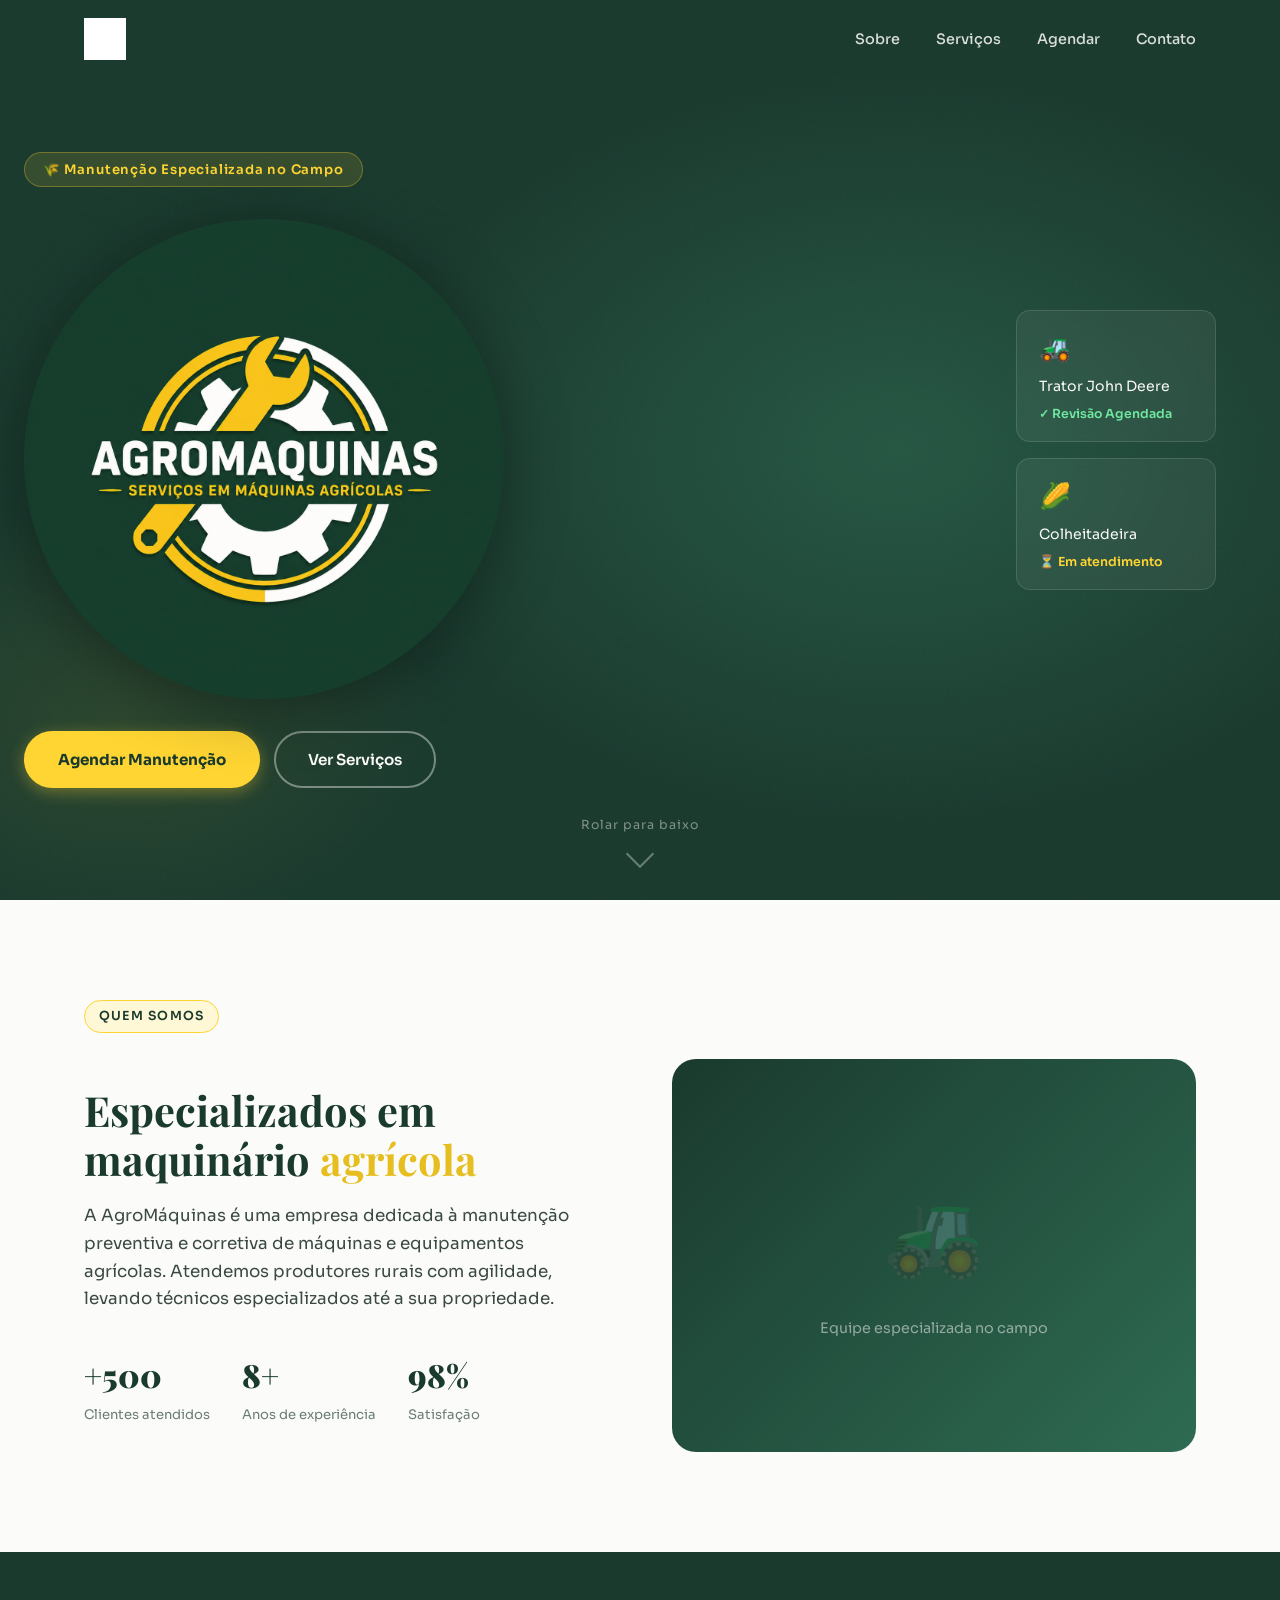
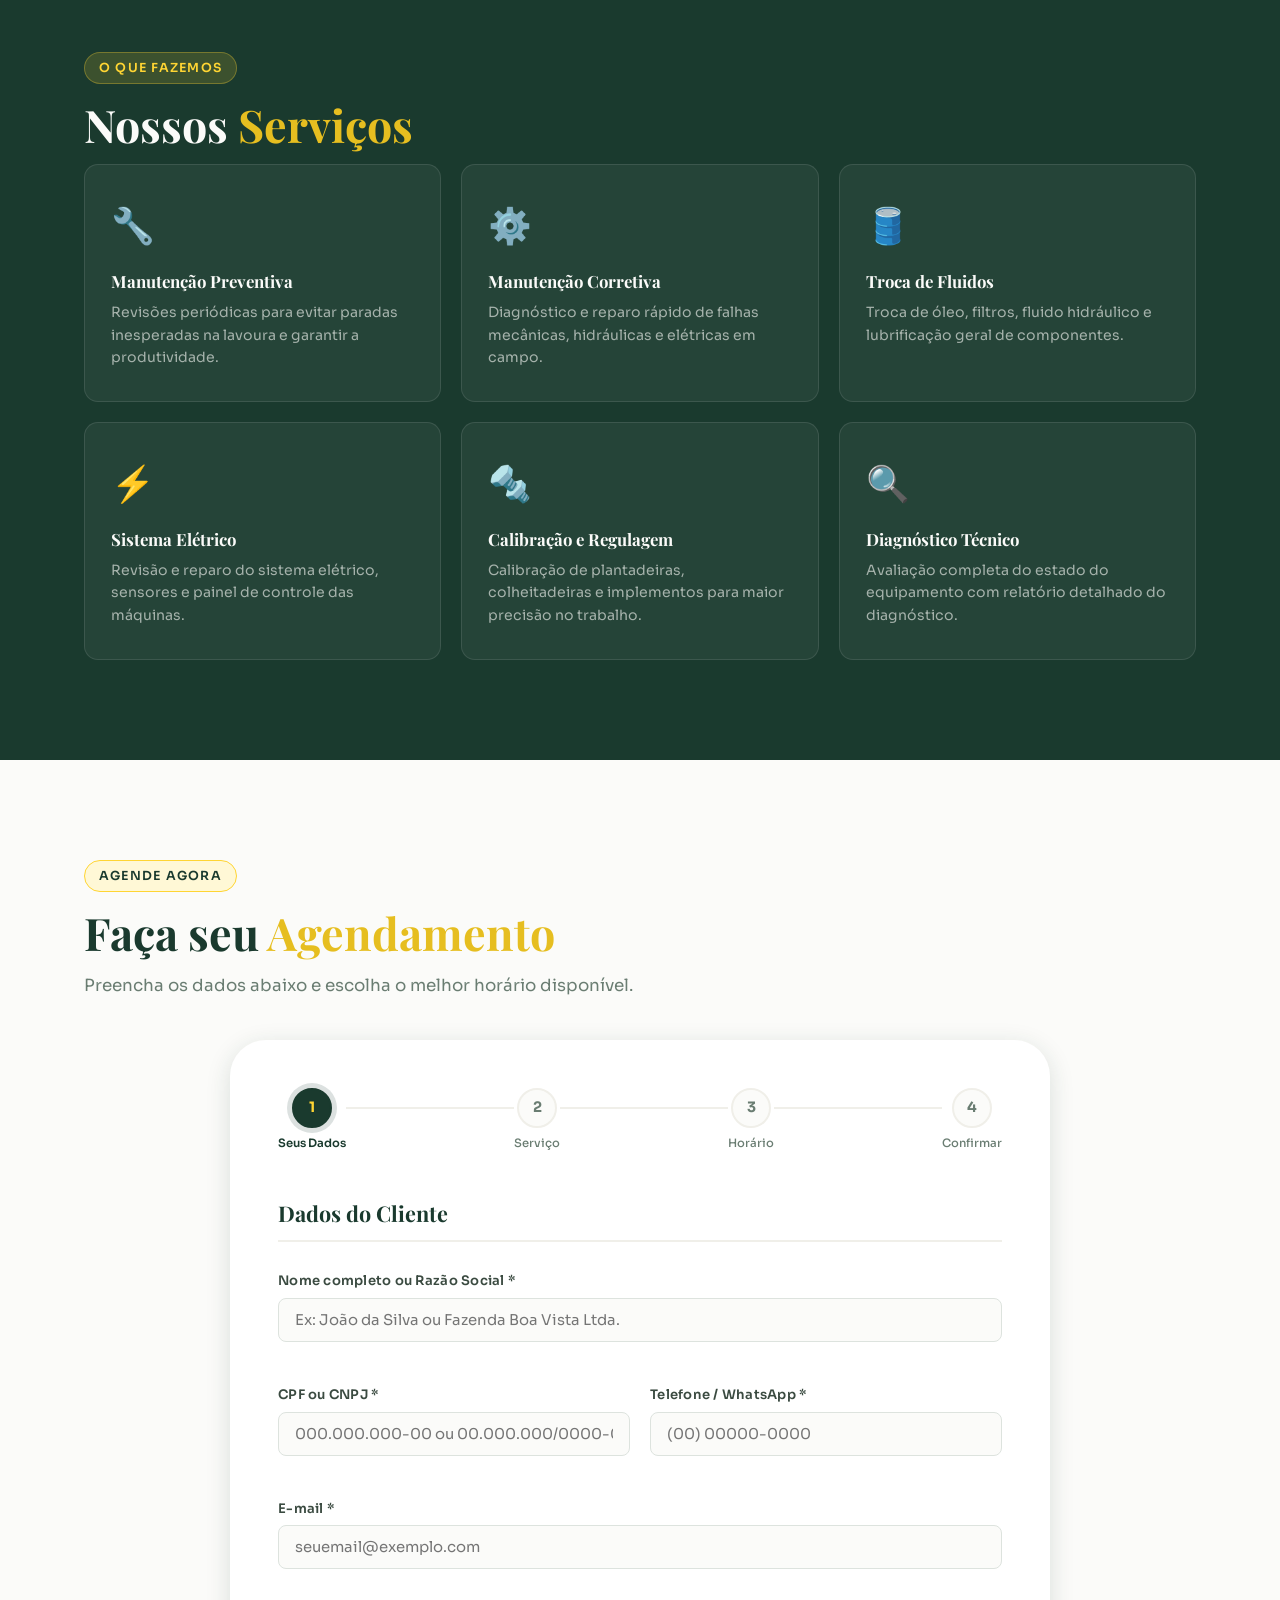
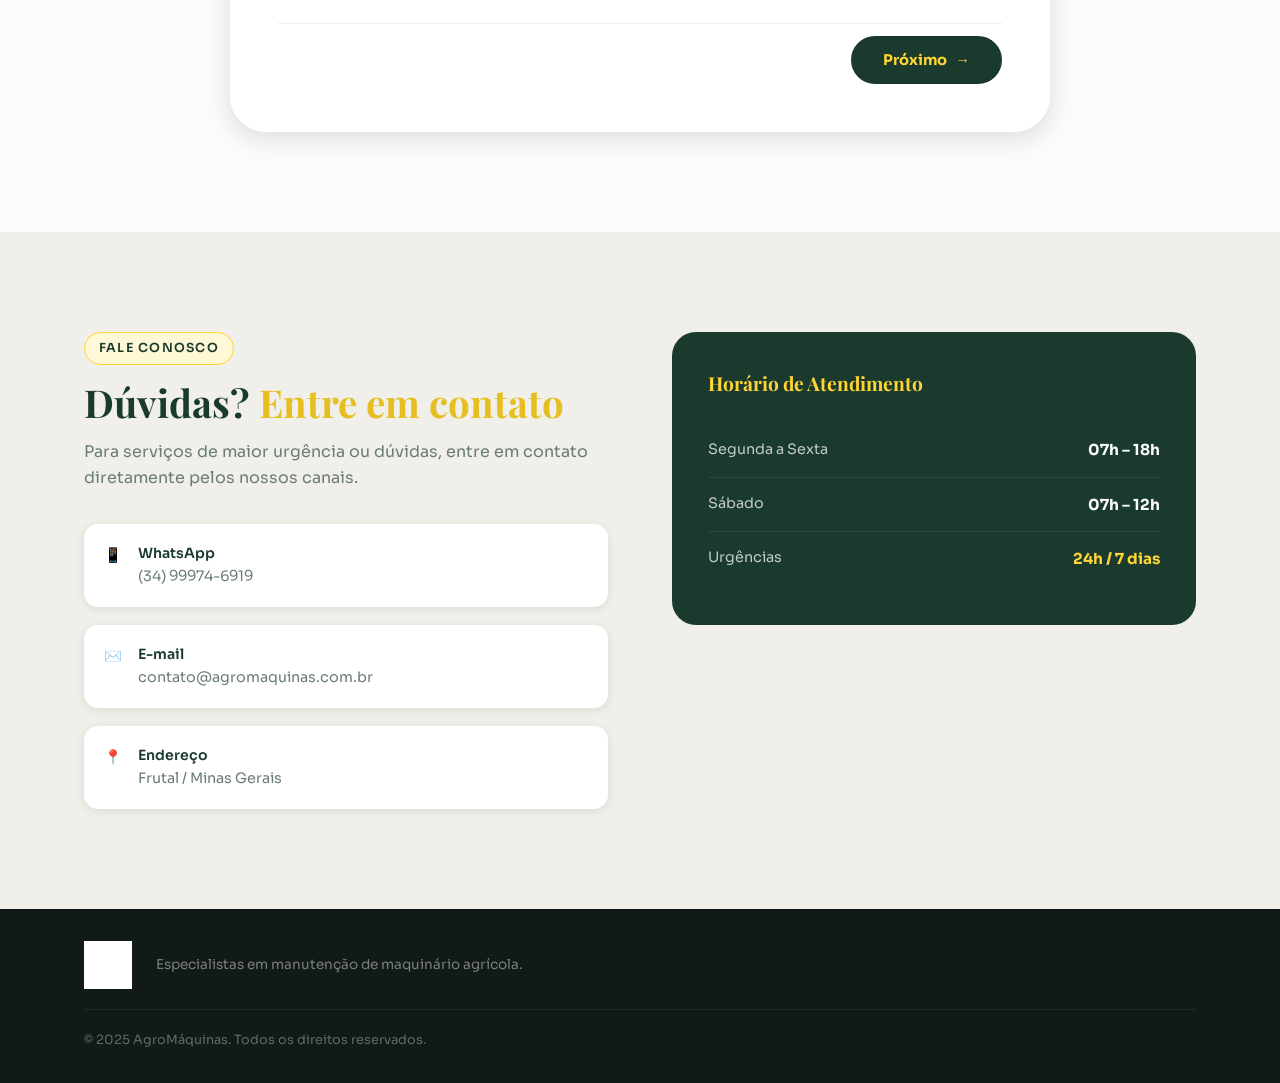
<file: index.html>
<!DOCTYPE html>
<html lang="pt-BR">
<head>
  <meta charset="UTF-8" />
  <meta name="viewport" content="width=device-width, initial-scale=1.0" />
  <title>AgroMáquinas – Agendamento de Manutenção</title>
  <link rel="preconnect" href="https://fonts.googleapis.com" />
  <link rel="preconnect" href="https://fonts.gstatic.com" crossorigin />
  <link href="https://fonts.googleapis.com/css2?family=Playfair+Display:wght@700;900&family=Sora:wght@300;400;500;600&display=swap" rel="stylesheet" />
  <link rel="stylesheet" href="style.css" />
  <link rel="stylesheet" href="client.css" />
</head>
<body>

  <!-- NAVBAR -->
  <nav class="navbar" id="navbar">
    <div class="nav-container">
      <a href="index.html" class="nav-logo">
        <img src="Logo AgroMáquinas remodelado.png" alt="AgroMáquinas" class="nav-logo-img" />
      </a>
      <button class="nav-toggle" id="navToggle" aria-label="Abrir menu">
        <span></span><span></span><span></span>
      </button>
      <ul class="nav-links" id="navLinks">
        <li><a href="#sobre">Sobre</a></li>
        <li><a href="#servicos">Serviços</a></li>
        <li><a href="#agendar">Agendar</a></li>
        <li><a href="#contato">Contato</a></li>
        <!-- BOTÃO ÁREA ADMIN REMOVIDO INTENCIONALMENTE -->
        <!-- O cliente não deve ter acesso à área administrativa -->
      </ul>
    </div>
  </nav>

  <!-- HERO -->
  <section class="hero" id="hero">
    <div class="hero-bg-grain"></div>
    <div class="hero-content">
      <div class="hero-badge">🌾 Manutenção Especializada no Campo</div>
      <div class="hero-logo-wrapper">
        <!--
          LOGO DA EMPRESA:
          O arquivo deve se chamar exatamente "Logo AgroMáquinas remodelado.png"
          e estar na mesma pasta que este index.html.
          Se renomear o arquivo, atualize o src abaixo.
        -->
        <img
          src="Logo AgroMáquinas remodelado.png"
          alt="AgroMáquinas – Serviços em Máquinas Agrícolas"
          class="hero-logo-img"
        />
      </div>
      <div class="hero-cta">
        <a href="#agendar" class="btn-primary">Agendar Manutenção</a>
        <a href="#servicos" class="btn-ghost">Ver Serviços</a>
      </div>
    </div>
    <div class="hero-visual">
      <div class="hero-card-float card-1">
        <span class="card-icon">🚜</span>
        <span>Trator John Deere</span>
        <span class="card-status ok">✓ Revisão Agendada</span>
      </div>
      <div class="hero-card-float card-2">
        <span class="card-icon">🌽</span>
        <span>Colheitadeira</span>
        <span class="card-status pend">⏳ Em atendimento</span>
      </div>
    </div>
    <div class="hero-scroll-hint">
      <span>Rolar para baixo</span>
      <div class="scroll-arrow"></div>
    </div>
  </section>

  <!-- SOBRE -->
  <section class="sobre" id="sobre">
    <div class="container">
      <div class="section-label">Quem Somos</div>
      <div class="sobre-grid">
        <div class="sobre-text">
          <h2>Especializados em maquinário <span class="accent">agrícola</span></h2>
          <p>A AgroMáquinas é uma empresa dedicada à manutenção preventiva e corretiva de máquinas e equipamentos agrícolas. Atendemos produtores rurais com agilidade, levando técnicos especializados até a sua propriedade.</p>
          <div class="stats-row">
            <div class="stat"><span class="stat-num">+500</span><span>Clientes atendidos</span></div>
            <div class="stat"><span class="stat-num">8+</span><span>Anos de experiência</span></div>
            <div class="stat"><span class="stat-num">98%</span><span>Satisfação</span></div>
          </div>
        </div>
        <div class="sobre-image-col">
          <!--
            IMAGEM DA SEÇÃO "SOBRE":
            Substitua este bloco por uma <img> quando tiver foto da equipe.
            Exemplo: <img src="foto-equipe.jpg" alt="Equipe em campo" class="sobre-foto" />
            Tamanho recomendado: 800x600px, JPG ou WebP.
          -->
          <div class="image-placeholder-block">
            <span>🚜</span>
            <p>Equipe especializada no campo</p>
          </div>
        </div>
      </div>
    </div>
  </section>

  <!-- SERVIÇOS -->
  <section class="servicos" id="servicos">
    <div class="container">
      <div class="section-label">O que fazemos</div>
      <h2 class="section-title">Nossos <span class="accent">Serviços</span></h2>
      <div class="servicos-grid">
        <div class="servico-card">
          <div class="servico-icon">🔧</div>
          <h3>Manutenção Preventiva</h3>
          <p>Revisões periódicas para evitar paradas inesperadas na lavoura e garantir a produtividade.</p>
        </div>
        <div class="servico-card">
          <div class="servico-icon">⚙️</div>
          <h3>Manutenção Corretiva</h3>
          <p>Diagnóstico e reparo rápido de falhas mecânicas, hidráulicas e elétricas em campo.</p>
        </div>
        <div class="servico-card">
          <div class="servico-icon">🛢️</div>
          <h3>Troca de Fluidos</h3>
          <p>Troca de óleo, filtros, fluido hidráulico e lubrificação geral de componentes.</p>
        </div>
        <div class="servico-card">
          <div class="servico-icon">⚡</div>
          <h3>Sistema Elétrico</h3>
          <p>Revisão e reparo do sistema elétrico, sensores e painel de controle das máquinas.</p>
        </div>
        <div class="servico-card">
          <div class="servico-icon">🔩</div>
          <h3>Calibração e Regulagem</h3>
          <p>Calibração de plantadeiras, colheitadeiras e implementos para maior precisão no trabalho.</p>
        </div>
        <div class="servico-card">
          <div class="servico-icon">🔍</div>
          <h3>Diagnóstico Técnico</h3>
          <p>Avaliação completa do estado do equipamento com relatório detalhado do diagnóstico.</p>
        </div>
      </div>
    </div>
  </section>

  <!-- FORMULÁRIO DE AGENDAMENTO -->
  <!--
    IMPORTANTE – CONEXÃO COM O BACKEND:
    Este formulário envia dados para a API Python (app.py).
    O endereço da API é configurado em utils.js (variável API_BASE).
    Certifique-se de que o backend está rodando antes de testar.
  -->
  <section class="agendamento" id="agendar">
    <div class="container">
      <div class="section-label">Agende agora</div>
      <h2 class="section-title">Faça seu <span class="accent">Agendamento</span></h2>
      <p class="section-sub">Preencha os dados abaixo e escolha o melhor horário disponível.</p>

      <div class="form-wrapper">
        <!-- INDICADOR DE PASSOS -->
        <div class="steps-bar">
          <div class="step active" data-step="1">
            <div class="step-circle">1</div>
            <span>Seus Dados</span>
          </div>
          <div class="step-line"></div>
          <div class="step" data-step="2">
            <div class="step-circle">2</div>
            <span>Serviço</span>
          </div>
          <div class="step-line"></div>
          <div class="step" data-step="3">
            <div class="step-circle">3</div>
            <span>Horário</span>
          </div>
          <div class="step-line"></div>
          <div class="step" data-step="4">
            <div class="step-circle">4</div>
            <span>Confirmar</span>
          </div>
        </div>

        <form id="agendamentoForm" novalidate>

          <!-- PASSO 1: DADOS DO CLIENTE -->
          <div class="form-step active" id="step1">
            <h3 class="form-step-title">Dados do Cliente</h3>
            <!--
              AVISO de cliente já cadastrado:
              É preenchido por client.js → tryLookupCliente() quando o usuário
              digita um CPF/CNPJ que já existe na base. Os outros campos são
              autopreenchidos automaticamente.
            -->
            <div class="cliente-aviso" id="clienteAviso" style="display:none"></div>
            <div class="form-grid">
              <div class="form-group full">
                <label for="nomeCliente">Nome completo ou Razão Social *</label>
                <input type="text" id="nomeCliente" name="nomeCliente"
                  placeholder="Ex: João da Silva ou Fazenda Boa Vista Ltda." required />
                <span class="error-msg"></span>
              </div>
              <div class="form-group">
                <label for="documento">CPF ou CNPJ *</label>
                <input type="text" id="documento" name="documento"
                  placeholder="000.000.000-00 ou 00.000.000/0000-00" required />
                <span class="error-msg"></span>
              </div>
              <div class="form-group">
                <label for="telefone">Telefone / WhatsApp *</label>
                <input type="tel" id="telefone" name="telefone"
                  placeholder="(00) 00000-0000" required />
                <span class="error-msg"></span>
              </div>
              <div class="form-group full">
                <label for="email">E-mail *</label>
                <input type="email" id="email" name="email"
                  placeholder="seuemail@exemplo.com" required />
                <span class="error-msg"></span>
              </div>
            </div>
            <div class="form-nav">
              <!-- PASSO 1: apenas botão Próximo (sem Voltar) -->
              <button type="button" class="btn-next" onclick="nextStep(1)">
                Próximo <span>→</span>
              </button>
            </div>
          </div>

          <!-- PASSO 2: DADOS DO SERVIÇO -->
          <div class="form-step" id="step2">
            <h3 class="form-step-title">Informações do Serviço</h3>
            <div class="form-grid">
              <div class="form-group">
                <label for="tipoServico">Tipo de Serviço *</label>
                <select id="tipoServico" name="tipoServico" required>
                  <option value="">Selecione o serviço...</option>
                  <option>Manutenção Preventiva</option>
                  <option>Manutenção Corretiva</option>
                  <option>Troca de Fluidos e Filtros</option>
                  <option>Sistema Elétrico</option>
                  <option>Calibração e Regulagem</option>
                  <option>Diagnóstico Técnico</option>
                  <option>Outro</option>
                </select>
                <span class="error-msg"></span>
              </div>
              <div class="form-group">
                <label for="tipoMaquina">Tipo de Maquinário / Equipamento *</label>
                <select id="tipoMaquina" name="tipoMaquina" required>
                  <option value="">Selecione o tipo...</option>
                  <option>Trator</option>
                  <option>Colheitadeira</option>
                  <option>Plantadeira</option>
                  <option>Pulverizador</option>
                  <option>Forrageira</option>
                  <option>Grade / Arado</option>
                  <option>Roçadeira</option>
                  <option>Outro implemento</option>
                </select>
                <span class="error-msg"></span>
              </div>
              <div class="form-group">
                <label for="marcaModelo">Marca e Modelo *</label>
                <input type="text" id="marcaModelo" name="marcaModelo"
                  placeholder="Ex: John Deere 5075E" required />
                <span class="error-msg"></span>
              </div>
              <div class="form-group">
                <label for="anoMaquina">Ano (aprox.)</label>
                <input type="number" id="anoMaquina" name="anoMaquina"
                  placeholder="Ex: 2019" min="1970" max="2030" />
              </div>
              <div class="form-group full">
                <label for="problemaDescricao">Descrição do Problema / Serviço necessário *</label>
                <textarea id="problemaDescricao" name="problemaDescricao" rows="4"
                  placeholder="Descreva o problema ou o que precisa ser feito. Ex: Trator perdendo potência, fumaça escura ao ligar, barulho no motor..."
                  required></textarea>
                <span class="error-msg"></span>
              </div>
              <div class="form-group full">
                <label for="localizacao">Localização (Endereço ou nome da Fazenda + ponto de referência) *</label>
                <input type="text" id="localizacao" name="localizacao"
                  placeholder="Ex: Fazenda Santa Clara, Rodovia BR-163 km 45, município de..."
                  required />
                <span class="error-msg"></span>
              </div>
            </div>
            <div class="form-nav">
              <!-- PASSO 2: Voltar → passo 1 | Próximo → passo 3 -->
              <button type="button" class="btn-back" onclick="prevStep(2)">← Voltar</button>
              <button type="button" class="btn-next" onclick="nextStep(2)">Próximo <span>→</span></button>
            </div>
          </div>

          <!-- PASSO 3: ESCOLHA DO HORÁRIO -->
          <div class="form-step" id="step3">
            <h3 class="form-step-title">Escolha a Data e Horário</h3>
            <div class="calendar-section">
              <div class="calendar-header">
                <button type="button" class="cal-nav" id="prevMonth">‹</button>
                <span id="mesAno"></span>
                <button type="button" class="cal-nav" id="nextMonth">›</button>
              </div>
              <div class="calendar-grid-header">
                <span>Dom</span><span>Seg</span><span>Ter</span>
                <span>Qua</span><span>Qui</span><span>Sex</span><span>Sáb</span>
              </div>
              <div class="calendar-grid" id="calendarGrid"></div>
              <div class="time-slots-section" id="timeSlotsSection" style="display:none">
                <h4 id="selectedDateLabel"></h4>
                <div class="time-slots-grid" id="timeSlotsGrid"></div>
              </div>
              <input type="hidden" id="dataSelecionada"    name="dataSelecionada" />
              <input type="hidden" id="horarioSelecionado" name="horarioSelecionado" />
              <span class="error-msg" id="horarioError"></span>
            </div>
            <div class="form-nav">
              <!-- PASSO 3: Voltar → passo 2 | Próximo → passo 4 -->
              <button type="button" class="btn-back" onclick="prevStep(3)">← Voltar</button>
              <button type="button" class="btn-next" onclick="nextStep(3)">Próximo <span>→</span></button>
            </div>
          </div>

          <!-- PASSO 4: CONFIRMAÇÃO -->
          <div class="form-step" id="step4">
            <h3 class="form-step-title">Confirmar Agendamento</h3>
            <div class="resumo-card">
              <div class="resumo-section">
                <h4>👤 Dados do Cliente</h4>
                <div class="resumo-grid">
                  <div><strong>Nome:</strong> <span id="r-nome"></span></div>
                  <div><strong>Documento:</strong> <span id="r-doc"></span></div>
                  <div><strong>Telefone:</strong> <span id="r-tel"></span></div>
                  <div><strong>E-mail:</strong> <span id="r-email"></span></div>
                </div>
              </div>
              <div class="resumo-section">
                <h4>🔧 Dados do Serviço</h4>
                <div class="resumo-grid">
                  <div><strong>Serviço:</strong> <span id="r-servico"></span></div>
                  <div><strong>Maquinário:</strong> <span id="r-maquina"></span></div>
                  <div><strong>Marca/Modelo:</strong> <span id="r-modelo"></span></div>
                  <div><strong>Localização:</strong> <span id="r-local"></span></div>
                  <div class="full"><strong>Problema:</strong> <span id="r-problema"></span></div>
                </div>
              </div>
              <div class="resumo-section">
                <h4>📅 Data e Horário</h4>
                <div class="resumo-grid">
                  <div><strong>Data:</strong> <span id="r-data"></span></div>
                  <div><strong>Horário:</strong> <span id="r-horario"></span></div>
                </div>
              </div>
            </div>
            <div class="form-nav">
              <!-- PASSO 4: Voltar → passo 3 | Confirmar → envia ao backend -->
              <button type="button" class="btn-back" onclick="prevStep(4)">← Voltar</button>
              <button type="submit" class="btn-submit" id="btnSubmit">
                <span class="btn-text">✓ Confirmar Agendamento</span>
                <span class="btn-loading" style="display:none">⟳ Aguarde...</span>
              </button>
            </div>
          </div>

        </form>
      </div>
    </div>
  </section>

  <!-- CONTATO -->
  <!--
    DADOS DE CONTATO:
    Atualize telefone, e-mail e endereço abaixo com as informações reais.
  -->
  <section class="contato" id="contato">
    <div class="container">
      <div class="contato-grid">
        <div class="contato-info">
          <div class="section-label">Fale conosco</div>
          <h2>Dúvidas? <span class="accent">Entre em contato</span></h2>
          <p>Para serviços de maior urgência ou dúvidas, entre em contato diretamente pelos nossos canais.</p>
          <div class="contato-items">
            <div class="contato-item">
              <span class="ci-icon">📱</span>
              <div>
                <strong>WhatsApp</strong>
                <!-- SUBSTITUA pelo número real de WhatsApp -->
                <span>(34) 99974-6919</span>
              </div>
            </div>
            <div class="contato-item">
              <span class="ci-icon">✉️</span>
              <div>
                <strong>E-mail</strong>
                <!-- SUBSTITUA pelo e-mail real -->
                <span>contato@agromaquinas.com.br</span>
              </div>
            </div>
            <div class="contato-item">
              <span class="ci-icon">📍</span>
              <div>
                <strong>Endereço</strong>
                <!-- SUBSTITUA pelo endereço real -->
                <span>Frutal / Minas Gerais</span>
              </div>
            </div>
          </div>
        </div>
        <div class="contato-horarios">
          <h3>Horário de Atendimento</h3>
          <div class="horario-item"><span>Segunda a Sexta</span><strong>07h – 18h</strong></div>
          <div class="horario-item"><span>Sábado</span><strong>07h – 12h</strong></div>
          <div class="horario-item destaque"><span>Urgências</span><strong>24h / 7 dias</strong></div>
        </div>
      </div>
    </div>
  </section>

  <!-- FOOTER -->
  <!-- LINK PARA ÁREA ADMIN REMOVIDO DO FOOTER INTENCIONALMENTE -->
  <footer class="footer">
    <div class="container">
      <div class="footer-top">
        <div class="footer-brand">
          <img src="Logo AgroMáquinas remodelado.png" alt="AgroMáquinas" class="footer-logo-img" />
        </div>
        <p>Especialistas em manutenção de maquinário agrícola.</p>
      </div>
      <div class="footer-bottom">
        <span>© 2025 AgroMáquinas. Todos os direitos reservados.</span>
      </div>
    </div>
  </footer>

  <!-- MODAL DE SUCESSO -->
  <div class="modal-overlay" id="modalSucesso">
    <div class="modal-box">
      <div class="modal-icon">✅</div>
      <h2>Agendamento Confirmado!</h2>
      <p>Seu agendamento foi realizado com sucesso. Em breve nossa equipe entrará em contato para confirmar os detalhes.</p>
      <div class="modal-detail" id="modalDetail"></div>
      <button class="btn-primary" onclick="fecharModal()">Fechar</button>
    </div>
  </div>

  <!--
    SCRIPTS – ordem obrigatória: utils.js → calendar.js → client.js
    Todos os arquivos devem estar na mesma pasta que o index.html.
  -->
  <script src="utils.js"></script>
  <script src="calendar.js"></script>
  <script src="client.js"></script>
</body>
</html>
</file>
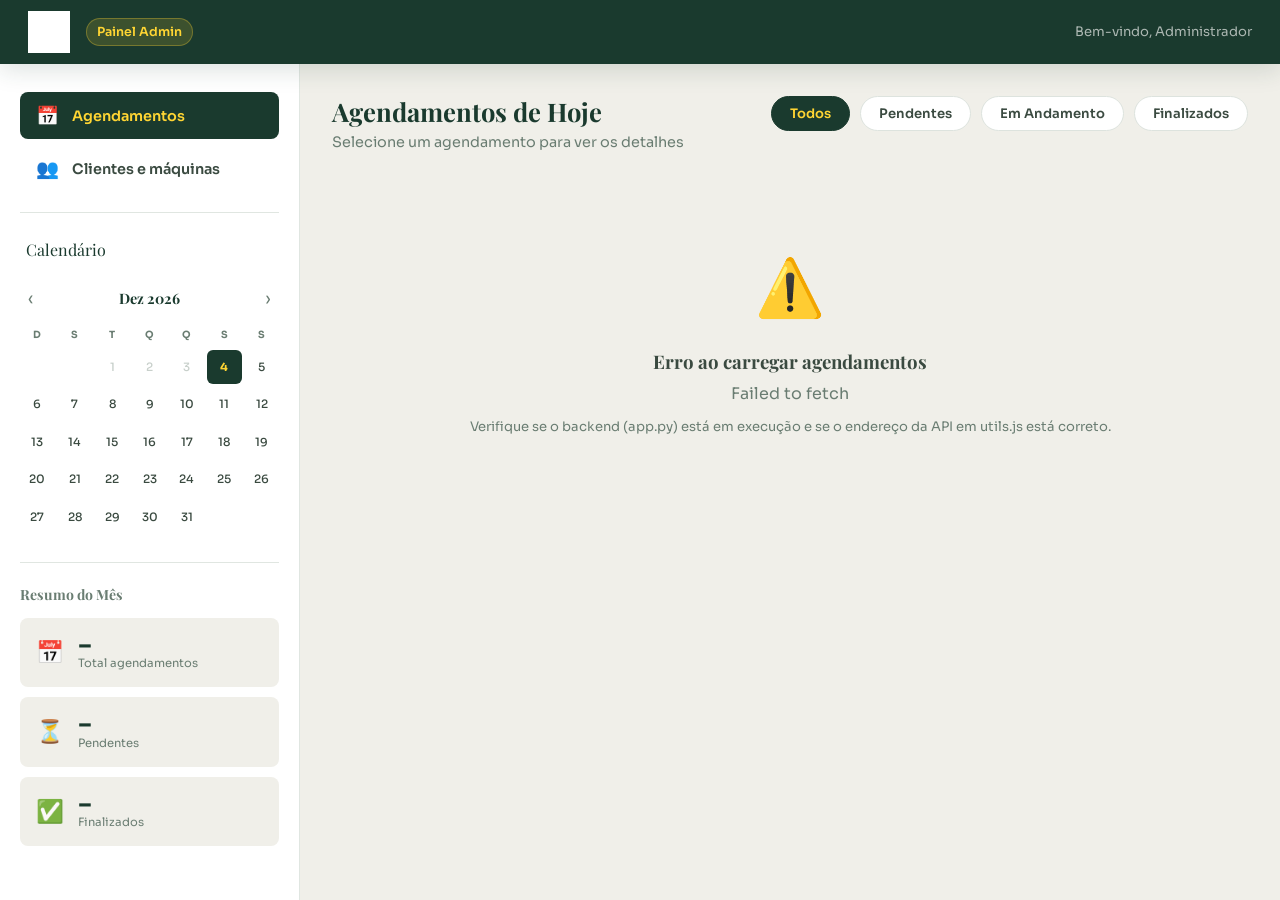
<file: admin.html>
<!DOCTYPE html>
<html lang="pt-BR">
<head>
  <meta charset="UTF-8" />
  <meta name="viewport" content="width=device-width, initial-scale=1.0" />
  <title>AgroMáquinas – Painel Administrativo</title>
  <link rel="preconnect" href="https://fonts.googleapis.com" />
  <link rel="preconnect" href="https://fonts.gstatic.com" crossorigin />
  <link href="https://fonts.googleapis.com/css2?family=Playfair+Display:wght@700;900&family=Sora:wght@300;400;500;600&display=swap" rel="stylesheet" />
  <!--
    O "?v=..." no fim dos arquivos obriga o navegador a baixar a versão nova
    em vez de usar a antiga guardada em cache. Sempre que alterar um CSS/JS,
    aumente esse número (ex.: v=2026-11-19b) aqui e nos <script> do final.
  -->
  <link rel="stylesheet" href="style.css?v=2026-11-19" />
  <link rel="stylesheet" href="admin.css?v=2026-11-19" />
</head>
<body class="admin-body">

  <!-- TOPBAR ADMINISTRATIVA -->
  <!-- LINK DE RETORNO AO SITE DO CLIENTE REMOVIDO INTENCIONALMENTE -->
  <nav class="admin-topbar">
    <div style="display:flex;align-items:center;gap:16px;">
      <button class="topbar-hamburger" id="sidebarToggle" aria-label="Menu">
        <span></span><span></span><span></span>
      </button>
      <!--
        LOGO NA TOPBAR DO ADMIN:
        O arquivo deve estar na mesma pasta que admin.html.
      -->
      <a href="admin.html" class="nav-logo">
        <img src="Logo AgroMáquinas remodelado.png" alt="AgroMáquinas" class="nav-logo-img" />
      </a>
      <span style="color:var(--yellow);font-size:.78rem;font-weight:600;
                   background:rgba(255,213,51,.15);border:1px solid rgba(255,213,51,.3);
                   padding:3px 10px;border-radius:999px;">
        Painel Admin
      </span>
    </div>
    <div class="topbar-right">
      <span class="admin-greeting">Bem-vindo, Administrador</span>
      <!-- BOTÃO "← Site" REMOVIDO INTENCIONALMENTE -->
    </div>
  </nav>

  <!-- LAYOUT PRINCIPAL -->
  <div class="admin-main">

    <!-- SIDEBAR -->
    <!--
      A sidebar tem duas partes:
      1) NAVEGAÇÃO (botões com data-view-btn) – troca a seção exibida.
      2) PAINÉIS (data-sidebar-panel) – conteúdo de apoio de cada seção;
         só o painel da seção ativa fica visível (controlado por switchView() em admin.js).
      Para criar uma nova seção no futuro: adicione um botão aqui, um painel,
      uma <section data-view-section> no conteúdo e inclua o nome em VIEWS (admin.js).
    -->
    <aside class="admin-sidebar" id="adminSidebar">

      <nav class="sidebar-nav" aria-label="Seções do painel">
        <button type="button" class="sidebar-nav-item active" data-view-btn="agendamentos" aria-current="page">
          <span class="nav-ico" aria-hidden="true">📅</span>
          <span>Agendamentos</span>
        </button>
        <button type="button" class="sidebar-nav-item" data-view-btn="clientes">
          <span class="nav-ico" aria-hidden="true">👥</span>
          <span>Clientes e máquinas</span>
        </button>
      </nav>

      <!-- PAINEL: AGENDAMENTOS (calendário + resumo do mês) -->
      <div class="sidebar-panel" data-sidebar-panel="agendamentos">
        <div class="mini-calendar">
          <p class="sidebar-title">Calendário</p>
          <div class="mini-cal-header">
            <button class="mini-cal-nav" id="miniPrev">‹</button>
            <span id="miniMesAno"></span>
            <button class="mini-cal-nav" id="miniNext">›</button>
          </div>
          <div class="mini-cal-grid-header">
            <span>D</span><span>S</span><span>T</span><span>Q</span>
            <span>Q</span><span>S</span><span>S</span>
          </div>
          <div class="mini-cal-grid" id="miniCalGrid"></div>
        </div>

        <div class="sidebar-stats">
          <h4>Resumo do Mês</h4>
          <div class="stat-card-mini">
            <span class="s-icon">📅</span>
            <div class="s-info">
              <span class="s-num" id="statTotal">–</span>
              <span class="s-label">Total agendamentos</span>
            </div>
          </div>
          <div class="stat-card-mini">
            <span class="s-icon">⏳</span>
            <div class="s-info">
              <span class="s-num" id="statPendente">–</span>
              <span class="s-label">Pendentes</span>
            </div>
          </div>
          <div class="stat-card-mini">
            <span class="s-icon">✅</span>
            <div class="s-info">
              <span class="s-num" id="statFinalizado">–</span>
              <span class="s-label">Finalizados</span>
            </div>
          </div>
        </div>
      </div>

      <!-- PAINEL: CLIENTES (totais gerais) -->
      <div class="sidebar-panel" data-sidebar-panel="clientes" hidden>
        <div class="sidebar-stats first">
          <h4>Resumo geral</h4>
          <div class="stat-card-mini">
            <span class="s-icon">👥</span>
            <div class="s-info">
              <span class="s-num" id="statClientes">–</span>
              <span class="s-label">Clientes cadastrados</span>
            </div>
          </div>
          <div class="stat-card-mini">
            <span class="s-icon">🚜</span>
            <div class="s-info">
              <span class="s-num" id="statMaquinas">–</span>
              <span class="s-label">Máquinas registradas</span>
            </div>
          </div>
        </div>
      </div>
    </aside>

    <!-- CONTEÚDO PRINCIPAL -->
    <main class="admin-content">

      <!-- Abas de navegação: aparecem só no celular/tablet, onde a sidebar é uma gaveta -->
      <div class="view-tabs">
        <button type="button" class="view-tab active" data-view-btn="agendamentos" aria-current="page">📅 Agendamentos</button>
        <button type="button" class="view-tab" data-view-btn="clientes">👥 Clientes</button>
      </div>

      <!-- ══════════ SEÇÃO: AGENDAMENTOS ══════════ -->
      <section class="admin-view" id="viewAgendamentos" data-view-section="agendamentos">
        <div class="admin-content-header">
          <div>
            <h2 id="contentTitle">Agendamentos de Hoje</h2>
            <p id="contentSubtitle">Selecione um agendamento para ver os detalhes</p>
          </div>
          <div class="admin-filters">
            <button class="filter-btn active" data-filter="todos"
              onclick="setFilter('todos', this)">Todos</button>
            <button class="filter-btn" data-filter="pendente"
              onclick="setFilter('pendente', this)">Pendentes</button>
            <button class="filter-btn" data-filter="em-andamento"
              onclick="setFilter('em-andamento', this)">Em Andamento</button>
            <button class="filter-btn" data-filter="finalizado"
              onclick="setFilter('finalizado', this)">Finalizados</button>
          </div>
        </div>

        <div class="agendamentos-list" id="agendamentosList">
          <div class="empty-state">
            <span class="empty-icon">🗓️</span>
            <h3>Carregando agendamentos...</h3>
            <p>Aguarde um momento.</p>
          </div>
        </div>
      </section>

      <!-- ══════════ SEÇÃO: CLIENTES E MÁQUINAS ══════════ -->
      <!--
        Três telas dentro da mesma seção (controladas por clientes.js):
          1) Lista de clientes + busca por nome ou CPF/CNPJ
          2) Detalhe do cliente: dados de contato + lista de máquinas
          3) Prontuário da máquina: ficha da máquina, dados do cliente,
             resumo e histórico completo de atendimentos com os
             relatórios de conclusão (pode ser impresso / salvo em PDF)
      -->
      <section class="admin-view" id="viewClientes" data-view-section="clientes" hidden>

        <!-- Tela 1: lista de clientes -->
        <div id="clientesListaView">
          <div class="admin-content-header">
            <div>
              <h2>Clientes</h2>
              <p>Escolha um cliente para ver as máquinas dele</p>
            </div>
          </div>

          <div class="search-bar" role="search">
            <span class="search-icon" aria-hidden="true">🔍</span>
            <input type="search" id="clienteBusca" placeholder="Buscar por nome ou CPF/CNPJ"
                   aria-label="Buscar cliente por nome ou CPF/CNPJ"
                   autocomplete="off" autocapitalize="off" spellcheck="false" enterkeyhint="search" />
            <button type="button" class="search-clear" id="clienteBuscaLimpar"
                    aria-label="Limpar busca" hidden>✕</button>
          </div>
          <p class="search-meta" id="clientesInfo" aria-live="polite"></p>

          <div class="clientes-list" id="clientesList"></div>

          <div class="load-more-wrap" id="clientesMais" hidden>
            <button type="button" class="btn-load-more" id="clientesMaisBtn">Carregar mais clientes</button>
          </div>
        </div>

        <!-- Tela 2: detalhe do cliente + máquinas -->
        <div id="clienteDetalheView" hidden>
          <button type="button" class="btn-voltar" id="btnVoltarClientes">← Voltar para clientes</button>
          <div class="cliente-perfil" id="clientePerfil"></div>
          <div class="maquinas-titulo-wrap">
            <h3 class="maquinas-titulo" id="maquinasTitulo">Máquinas</h3>
            <p class="maquinas-sub">Toque numa máquina para abrir o prontuário dela</p>
          </div>
          <div class="maquinas-list" id="maquinasList"></div>
        </div>

        <!-- Tela 3: prontuário da máquina -->
        <div id="prontuarioView" hidden>
          <div class="prontuario-acoes">
            <button type="button" class="btn-voltar" id="btnVoltarMaquinas">← Voltar para as máquinas</button>
            <button type="button" class="btn-imprimir" id="btnImprimirProntuario">🖨️ Imprimir / salvar PDF</button>
          </div>
          <article class="prontuario" id="prontuario" aria-labelledby="prontuarioTitulo"></article>
        </div>
      </section>

    </main>
  </div>

  <!-- MODAL DE DETALHES DO AGENDAMENTO -->
  <div class="detail-modal-overlay" id="detailOverlay" onclick="closeDetail(event)">
    <div class="detail-modal" id="detailModal">

      <div class="detail-header">
        <div class="detail-header-info">
          <h3 id="dh-client">–</h3>
          <p id="dh-datetime">–</p>
        </div>
        <button class="detail-close" onclick="closeDetailModal()">✕</button>
      </div>

      <div class="detail-body">

        <!-- STATUS -->
        <div class="detail-section">
          <h4>Status</h4>
          <span class="detail-badge" id="d-status-badge">–</span>
          <div style="margin-top:10px;display:flex;gap:8px;flex-wrap:wrap;" id="statusButtons">
            <button class="filter-btn" onclick="updateStatus('pendente')">⏳ Pendente</button>
            <button class="filter-btn" onclick="updateStatus('em-andamento')">🔧 Em Andamento</button>
          </div>
        </div>

        <!-- CLIENTE -->
        <div class="detail-section">
          <h4>Cliente</h4>
          <div class="detail-row"><label>Nome</label><span id="d-nome">–</span></div>
          <div class="detail-row"><label>Documento</label><span id="d-doc">–</span></div>
          <div class="detail-row"><label>Telefone</label><span id="d-tel">–</span></div>
          <div class="detail-row"><label>E-mail</label><span id="d-email">–</span></div>
        </div>

        <!-- SERVIÇO -->
        <div class="detail-section">
          <h4>Serviço</h4>
          <div class="detail-row"><label>Tipo de Serviço</label><span id="d-servico">–</span></div>
          <div class="detail-row"><label>Maquinário</label><span id="d-maquina">–</span></div>
          <div class="detail-row"><label>Marca / Modelo</label><span id="d-modelo">–</span></div>
          <div class="detail-row"><label>Ano</label><span id="d-ano">–</span></div>
          <div class="detail-row">
            <label>Problema / Descrição</label>
            <span id="d-problema" style="white-space:pre-wrap">–</span>
          </div>
        </div>

        <!-- LOCALIZAÇÃO + MAPA -->
        <!--
          MAPA DO GOOGLE MAPS:
          Configure a variável MAPS_KEY em admin.js para exibir o mapa incorporado.
          Sem a chave, o sistema exibe um botão "Ver no Google Maps".

          COMO OBTER A CHAVE:
          1. Acesse https://console.cloud.google.com/
          2. Crie um projeto → APIs e Serviços → Biblioteca
          3. Ative a "Maps Embed API"
          4. Credenciais → Criar credencial → Chave de API
          5. Cole a chave na variável MAPS_KEY dentro do arquivo admin.js
        -->
        <div class="detail-section">
          <h4>Localização</h4>
          <div class="detail-row"><label>Endereço / Fazenda</label><span id="d-local">–</span></div>
          <div class="map-container" id="mapContainer">
            <div class="map-placeholder">
              <span>📍</span>
              <p>Carregando mapa...</p>
            </div>
          </div>
          <p style="font-size:.72rem;color:var(--text-muted);margin-top:4px;">
            Localização aproximada com base no endereço informado pelo cliente.
          </p>
        </div>

        <!-- RELATÓRIO DE CONCLUSÃO -->
        <div class="detail-section">
          <div class="finalizacao-section" id="finalizacaoSection">
            <h4>🔧 Relatório de Conclusão</h4>
            <div id="finalizacaoContent">
              <textarea id="relatorioText" rows="4"
                placeholder="Descreva o que foi realizado, peças trocadas, observações técnicas...">
              </textarea>
              <button class="btn-finalizar" onclick="finalizarServico()">
                ✅ Marcar como Finalizado
              </button>
            </div>
            <div id="finalizadoInfo" style="display:none" class="finalizado-info">
              <strong>✅ Serviço Finalizado</strong>
              <span id="finalizadoRelatorio"></span>
            </div>
          </div>
        </div>

      </div><!-- /detail-body -->
    </div>
  </div>

  <!--
    SCRIPTS – ordem obrigatória: utils.js → calendar.js → admin.js → clientes.js
    (clientes.js usa funções do admin.js, como escHtml e openDetail.)
    Todos os arquivos devem estar na mesma pasta que admin.html.
  -->
  <script src="utils.js?v=2026-11-19"></script>
  <script src="calendar.js?v=2026-11-19"></script>
  <script src="admin.js?v=2026-11-19"></script>
  <script src="clientes.js?v=2026-11-19"></script>
</body>
</html>
</file>
<file: style.css>
/* =============================================
   AGROMÁQUINAS – GLOBAL STYLES
   ============================================= */

/* --- RESET & BASE --- */
*,
*::before,
*::after {
    box-sizing: border-box;
    margin: 0;
    padding: 0;
}

:root {
    --green-dark: #1a3a2e;
    --green-mid: #254d3e;
    --green-light: #2e6b52;
    --green-muted: #3d7a61;
    --yellow: #ffd533;
    --yellow-dark: #e6be20;
    --yellow-pale: #fff8d6;
    --cream: #fbfbf9;
    --cream-dark: #f0efe9;
    --text-dark: #111a16;
    --text-mid: #3a4a40;
    --text-muted: #6a7d72;
    --white: #ffffff;
    --shadow-sm: 0 2px 8px rgba(26, 58, 46, .10);
    --shadow-md: 0 6px 24px rgba(26, 58, 46, .15);
    --shadow-lg: 0 16px 48px rgba(26, 58, 46, .18);
    --radius-sm: 8px;
    --radius-md: 14px;
    --radius-lg: 24px;
    --radius-xl: 36px;
    --transition: 0.28s cubic-bezier(.4, 0, .2, 1);
}

html {
    scroll-behavior: smooth;
}

body {
    font-family: 'Sora', sans-serif;
    background: var(--cream);
    color: var(--text-dark);
    font-size: 16px;
    line-height: 1.65;
    overflow-x: hidden;
}

h1,
h2,
h3,
h4 {
    font-family: 'Playfair Display', serif;
    line-height: 1.2;
}

a {
    text-decoration: none;
    color: inherit;
}

img {
    max-width: 100%;
    display: block;
}

button {
    cursor: pointer;
    font-family: 'Sora', sans-serif;
    border: none;
}

.container {
    width: 100%;
    max-width: 1160px;
    margin: 0 auto;
    padding: 0 24px;
}

/* --- ACCENT --- */
.accent {
    color: var(--yellow-dark);
}

/* --- SECTION LABELS --- */
.section-label {
    display: inline-block;
    background: var(--yellow-pale);
    color: var(--green-dark);
    font-size: .78rem;
    font-weight: 600;
    letter-spacing: .1em;
    text-transform: uppercase;
    padding: 5px 14px;
    border-radius: 999px;
    border: 1px solid var(--yellow);
    margin-bottom: 14px;
}

.section-title {
    font-size: clamp(1.8rem, 4vw, 2.8rem);
    color: var(--green-dark);
    margin-bottom: 12px;
}

.section-sub {
    color: var(--text-muted);
    font-size: 1.05rem;
    margin-bottom: 40px;
}

/* --- BUTTONS --- */
.btn-primary {
    display: inline-flex;
    align-items: center;
    gap: 8px;
    background: var(--yellow);
    color: var(--green-dark);
    font-weight: 700;
    font-size: .95rem;
    padding: 14px 32px;
    border-radius: 999px;
    border: 2px solid var(--yellow);
    transition: var(--transition);
    box-shadow: 0 4px 16px rgba(255, 213, 51, .35);
}

.btn-primary:hover {
    background: var(--yellow-dark);
    border-color: var(--yellow-dark);
    transform: translateY(-2px);
    box-shadow: 0 8px 24px rgba(255, 213, 51, .45);
}

.btn-ghost {
    display: inline-flex;
    align-items: center;
    gap: 8px;
    background: transparent;
    color: var(--cream);
    font-weight: 600;
    font-size: .95rem;
    padding: 14px 32px;
    border-radius: 999px;
    border: 2px solid rgba(255, 255, 255, .4);
    transition: var(--transition);
}

.btn-ghost:hover {
    background: rgba(255, 255, 255, .12);
    border-color: rgba(255, 255, 255, .7);
}

/* --- NAVBAR --- */
.navbar {
    position: fixed;
    top: 0;
    left: 0;
    right: 0;
    z-index: 900;
    background: transparent;
    transition: background var(--transition), box-shadow var(--transition);
}

.navbar.scrolled {
    background: var(--green-dark);
    box-shadow: var(--shadow-md);
}

.nav-container {
    display: flex;
    align-items: center;
    justify-content: space-between;
    max-width: 1160px;
    margin: 0 auto;
    padding: 18px 24px;
}

.nav-logo {
    display: flex;
    align-items: center;
    gap: 10px;
    color: var(--cream);
    font-size: 1.25rem;
}

.logo-icon {
    font-size: 1.5rem;
    display: flex;
    align-items: center;
    justify-content: center;
    width: 40px;
    height: 40px;
    background: var(--yellow);
    border-radius: 10px;
    color: var(--green-dark);
}

.logo-text strong {
    color: var(--yellow);
}

.nav-links {
    list-style: none;
    display: flex;
    align-items: center;
    gap: 36px;
}

.nav-links a {
    color: rgba(251, 251, 249, .85);
    font-size: .9rem;
    font-weight: 500;
    transition: color var(--transition);
    position: relative;
}

.nav-links a::after {
    content: '';
    position: absolute;
    bottom: -3px;
    left: 0;
    width: 0;
    height: 2px;
    background: var(--yellow);
    transition: width var(--transition);
}

.nav-links a:hover {
    color: var(--yellow);
}

.nav-links a:hover::after {
    width: 100%;
}

.btn-nav-admin {
    background: var(--yellow) !important;
    color: var(--green-dark) !important;
    padding: 8px 20px !important;
    border-radius: 999px !important;
    font-weight: 700 !important;
    font-size: .85rem !important;
}

.btn-nav-admin::after {
    display: none !important;
}

.btn-nav-admin:hover {
    background: var(--yellow-dark) !important;
}

.nav-toggle {
    display: none;
    flex-direction: column;
    gap: 5px;
    background: transparent;
    padding: 6px;
}

.nav-toggle span {
    display: block;
    width: 25px;
    height: 2px;
    background: var(--cream);
    border-radius: 2px;
    transition: var(--transition);
}

/* --- HERO --- */
.hero {
    min-height: 100vh;
    background: var(--green-dark);
    background-image:
        radial-gradient(ellipse 60% 60% at 70% 50%, rgba(46, 107, 82, .6) 0%, transparent 70%),
        radial-gradient(ellipse 40% 40% at 10% 80%, rgba(255, 213, 51, .08) 0%, transparent 60%);
    display: flex;
    align-items: center;
    position: relative;
    overflow: hidden;
    padding: 120px 24px 80px;
}

.hero-bg-grain {
    position: absolute;
    inset: 0;
    background-image: url("data:image/svg+xml,%3Csvg viewBox='0 0 256 256' xmlns='http://www.w3.org/2000/svg'%3E%3Cfilter id='noise'%3E%3CfeTurbulence type='fractalNoise' baseFrequency='0.9' numOctaves='4' stitchTiles='stitch'/%3E%3C/filter%3E%3Crect width='100%25' height='100%25' filter='url(%23noise)' opacity='0.04'/%3E%3C/svg%3E");
    pointer-events: none;
    opacity: .4;
}

.hero-content {
    max-width: 620px;
    z-index: 2;
}

.hero-badge {
    display: inline-block;
    background: rgba(255, 213, 51, .12);
    border: 1px solid rgba(255, 213, 51, .3);
    color: var(--yellow);
    padding: 6px 18px;
    border-radius: 999px;
    font-size: .82rem;
    font-weight: 600;
    letter-spacing: .06em;
    margin-bottom: 24px;
}

.hero-title {
    font-size: clamp(2.4rem, 6vw, 4.5rem);
    color: var(--cream);
    line-height: 1.08;
    margin-bottom: 20px;
}

.hero-highlight {
    color: var(--yellow);
    display: block;
}

.hero-subtitle {
    color: rgba(251, 251, 249, .7);
    font-size: 1.1rem;
    margin-bottom: 36px;
    max-width: 480px;
}

.hero-cta {
    display: flex;
    flex-wrap: wrap;
    gap: 14px;
}

.hero-visual {
    position: absolute;
    right: 5%;
    top: 50%;
    transform: translateY(-50%);
    display: flex;
    flex-direction: column;
    gap: 16px;
    z-index: 2;
}

.hero-card-float {
    background: rgba(251, 251, 249, .06);
    border: 1px solid rgba(251, 251, 249, .12);
    backdrop-filter: blur(12px);
    border-radius: var(--radius-md);
    padding: 16px 22px;
    display: flex;
    flex-direction: column;
    gap: 6px;
    color: var(--cream);
    font-size: .88rem;
    min-width: 200px;
    animation: floatCard 4s ease-in-out infinite;
}

.card-2 {
    animation-delay: 2s;
}

@keyframes floatCard {

    0%,
    100% {
        transform: translateY(0);
    }

    50% {
        transform: translateY(-10px);
    }
}

.card-icon {
    font-size: 1.6rem;
}

.card-status {
    font-size: .78rem;
    font-weight: 600;
}

.card-status.ok {
    color: #6ee7a0;
}

.card-status.pend {
    color: var(--yellow);
}

.hero-scroll-hint {
    position: absolute;
    bottom: 36px;
    left: 50%;
    transform: translateX(-50%);
    display: flex;
    flex-direction: column;
    align-items: center;
    gap: 8px;
    color: rgba(251, 251, 249, .45);
    font-size: .78rem;
    letter-spacing: .08em;
}

.scroll-arrow {
    width: 20px;
    height: 20px;
    border-right: 2px solid rgba(251, 251, 249, .35);
    border-bottom: 2px solid rgba(251, 251, 249, .35);
    transform: rotate(45deg);
    animation: scrollBounce 1.5s ease-in-out infinite;
}

@keyframes scrollBounce {

    0%,
    100% {
        transform: rotate(45deg) translateY(0);
    }

    50% {
        transform: rotate(45deg) translateY(5px);
    }
}

/* --- SOBRE --- */
.sobre {
    padding: 100px 0;
    background: var(--cream);
}

.sobre-grid {
    display: grid;
    grid-template-columns: 1fr 1fr;
    gap: 64px;
    align-items: center;
    margin-top: 12px;
}

.sobre-text h2 {
    font-size: clamp(1.8rem, 3.5vw, 2.6rem);
    color: var(--green-dark);
    margin-bottom: 18px;
}

.sobre-text p {
    color: var(--text-mid);
    font-size: 1.05rem;
    margin-bottom: 36px;
}

.stats-row {
    display: flex;
    gap: 32px;
    flex-wrap: wrap;
}

.stat {
    display: flex;
    flex-direction: column;
    gap: 2px;
}

.stat-num {
    font-family: 'Playfair Display', serif;
    font-size: 2rem;
    font-weight: 900;
    color: var(--green-dark);
}

.stat span:last-child {
    font-size: .82rem;
    color: var(--text-muted);
}

.image-placeholder-block {
    background: linear-gradient(135deg, var(--green-dark), var(--green-light));
    border-radius: var(--radius-lg);
    aspect-ratio: 4/3;
    display: flex;
    flex-direction: column;
    align-items: center;
    justify-content: center;
    gap: 16px;
    font-size: 5rem;
    color: rgba(255, 255, 255, .2);
}

.image-placeholder-block p {
    color: rgba(255, 255, 255, .5);
    font-size: .9rem;
    margin: 0;
}

/* --- SERVIÇOS --- */
.servicos {
    padding: 100px 0;
    background: var(--green-dark);
}

.servicos .section-label {
    background: rgba(255, 213, 51, .15);
    border-color: rgba(255, 213, 51, .3);
    color: var(--yellow);
}

.servicos .section-title {
    color: var(--cream);
}

.servicos-grid {
    display: grid;
    grid-template-columns: repeat(3, 1fr);
    gap: 20px;
}

.servico-card {
    background: rgba(251, 251, 249, .05);
    border: 1px solid rgba(251, 251, 249, .1);
    border-radius: var(--radius-md);
    padding: 32px 26px;
    transition: var(--transition);
    position: relative;
    overflow: hidden;
}

.servico-card::before {
    content: '';
    position: absolute;
    bottom: 0;
    left: 0;
    right: 0;
    height: 3px;
    background: var(--yellow);
    transform: scaleX(0);
    transition: transform var(--transition);
}

.servico-card:hover {
    background: rgba(251, 251, 249, .09);
    transform: translateY(-4px);
    box-shadow: var(--shadow-md);
}

.servico-card:hover::before {
    transform: scaleX(1);
}

.servico-icon {
    font-size: 2.2rem;
    margin-bottom: 16px;
    display: block;
}

.servico-card h3 {
    color: var(--cream);
    font-size: 1.05rem;
    margin-bottom: 10px;
}

.servico-card p {
    color: rgba(251, 251, 249, .6);
    font-size: .88rem;
    line-height: 1.6;
}

/* --- CONTATO --- */
.contato {
    padding: 100px 0;
    background: var(--cream-dark);
}

.contato-grid {
    display: grid;
    grid-template-columns: 1fr 1fr;
    gap: 64px;
    align-items: start;
}

.contato-info h2 {
    font-size: clamp(1.7rem, 3vw, 2.4rem);
    color: var(--green-dark);
    margin-bottom: 14px;
}

.contato-info>p {
    color: var(--text-muted);
    margin-bottom: 32px;
}

.contato-items {
    display: flex;
    flex-direction: column;
    gap: 18px;
}

.contato-item {
    display: flex;
    align-items: flex-start;
    gap: 16px;
    background: var(--white);
    border-radius: var(--radius-md);
    padding: 18px 20px;
    box-shadow: var(--shadow-sm);
}

.ci-icon {
    font-size: 1.4rem;
    flex-shrink: 0;
    margin-top: 2px;
}

.contato-item div {
    display: flex;
    flex-direction: column;
}

.contato-item strong {
    font-size: .88rem;
    color: var(--green-dark);
    font-weight: 600;
}

.contato-item span {
    font-size: .9rem;
    color: var(--text-muted);
}

.contato-horarios {
    background: var(--green-dark);
    border-radius: var(--radius-lg);
    padding: 40px 36px;
}

.contato-horarios h3 {
    color: var(--yellow);
    font-size: 1.2rem;
    margin-bottom: 28px;
}

.horario-item {
    display: flex;
    justify-content: space-between;
    align-items: center;
    padding: 14px 0;
    border-bottom: 1px solid rgba(255, 255, 255, .08);
    color: rgba(251, 251, 249, .75);
    font-size: .9rem;
}

.horario-item:last-child {
    border-bottom: none;
}

.horario-item strong {
    color: var(--cream);
    font-size: .95rem;
}

.horario-item.destaque strong {
    color: var(--yellow);
}

/* --- FOOTER --- */
.footer {
    background: #111a16;
    padding: 32px 0;
}

.footer-top {
    display: flex;
    align-items: center;
    gap: 24px;
    flex-wrap: wrap;
    margin-bottom: 20px;
}

.footer-top p {
    color: rgba(251, 251, 249, .45);
    font-size: .85rem;
}

.footer-brand {
    display: flex;
    align-items: center;
    gap: 10px;
    color: var(--cream);
    font-size: 1.1rem;
}

.footer-bottom {
    display: flex;
    justify-content: space-between;
    align-items: center;
    flex-wrap: wrap;
    gap: 10px;
    border-top: 1px solid rgba(255, 255, 255, .07);
    padding-top: 20px;
    font-size: .8rem;
    color: rgba(251, 251, 249, .35);
}

.footer-bottom a {
    color: var(--yellow);
}

/* --- MODAL OVERLAY --- */
.modal-overlay {
    display: none;
    position: fixed;
    inset: 0;
    background: rgba(0, 0, 0, .6);
    z-index: 1000;
    align-items: center;
    justify-content: center;
    padding: 20px;
}

.modal-overlay.active {
    display: flex;
}

.modal-box {
    background: var(--cream);
    border-radius: var(--radius-lg);
    padding: 48px 40px;
    max-width: 480px;
    width: 100%;
    text-align: center;
    box-shadow: var(--shadow-lg);
    animation: modalIn .3s ease;
}

@keyframes modalIn {
    from {
        opacity: 0;
        transform: scale(.92) translateY(16px);
    }

    to {
        opacity: 1;
        transform: scale(1) translateY(0);
    }
}

.modal-icon {
    font-size: 4rem;
    margin-bottom: 20px;
    display: block;
}

.modal-box h2 {
    color: var(--green-dark);
    margin-bottom: 14px;
}

.modal-box p {
    color: var(--text-muted);
    font-size: .95rem;
    margin-bottom: 20px;
}

.modal-detail {
    background: var(--cream-dark);
    border-radius: var(--radius-sm);
    padding: 16px 20px;
    margin-bottom: 24px;
    font-size: .9rem;
    color: var(--text-mid);
    text-align: left;
}

/* =============================================
   RESPONSIVIDADE GLOBAL
   ============================================= */
@media (max-width: 1024px) {
    .servicos-grid {
        grid-template-columns: repeat(2, 1fr);
    }

    .hero-visual {
        display: none;
    }

    .sobre-grid,
    .contato-grid {
        grid-template-columns: 1fr;
        gap: 40px;
    }
}

@media (max-width: 768px) {
    .nav-toggle {
        display: flex;
    }

    .nav-links {
        display: none;
        position: absolute;
        top: 100%;
        left: 0;
        right: 0;
        background: var(--green-dark);
        flex-direction: column;
        gap: 0;
        padding: 16px 0;
        box-shadow: var(--shadow-md);
    }

    .nav-links.open {
        display: flex;
    }

    .nav-links li {
        width: 100%;
    }

    .nav-links a {
        display: block;
        padding: 14px 28px;
        font-size: 1rem;
    }

    .btn-nav-admin {
        margin: 8px 28px;
        display: block;
        text-align: center;
    }

    .navbar {
        position: relative;
    }

    .navbar.scrolled {
        position: fixed;
    }

    .hero {
        padding: 100px 24px 60px;
    }

    .servicos-grid {
        grid-template-columns: 1fr;
    }

    .sobre-image-col {
        order: -1;
    }

    .image-placeholder-block {
        aspect-ratio: 16/9;
        font-size: 3.5rem;
    }

    .stats-row {
        gap: 20px;
    }

    .footer-bottom {
        flex-direction: column;
        text-align: center;
    }
}

@media (max-width: 480px) {
    .hero-title {
        font-size: 2.1rem;
    }

    .hero-cta {
        flex-direction: column;
    }

    .btn-primary,
    .btn-ghost {
        width: 100%;
        justify-content: center;
    }

    .modal-box {
        padding: 32px 24px;
    }
}

.hero-logo-img {
    width: 500px;
    height: 500px;
}
/* ── Logo na navbar e footer ── */
.nav-logo-img {
  height: 42px;
  width: auto;
  object-fit: contain;
  filter: brightness(0) invert(1);  /* deixa branco sobre fundo verde */
}
.footer-logo-img {
  height: 48px;
  width: auto;
  object-fit: contain;
  filter: brightness(0) invert(1);
}

/* ── Hero logo ── */
.hero-logo-wrapper {
  margin: 8px 0 32px;
  display: flex;
  align-items: center;
  justify-content: flex-start;
}
.hero-logo-img {
  width: clamp(260px, 42vw, 480px);
  height: auto;
  filter: drop-shadow(0 8px 32px rgba(0,0,0,.35));
  border-radius: 50%;
  object-fit: contain;
  transition: transform 0.4s cubic-bezier(.4,0,.2,1), filter 0.4s cubic-bezier(.4,0,.2,1);
}
.hero-logo-img:hover {
  transform: scale(1.03) rotate(-1deg);
  filter: drop-shadow(0 12px 40px rgba(255,213,51,.25));
}

@media (max-width: 768px) {
  .hero-logo-img { width: clamp(200px, 70vw, 340px); }
  .nav-logo-img  { height: 34px; }
}
@media (max-width: 480px) {
  .hero-logo-img { width: clamp(180px, 80vw, 280px); }
}
</file>
<file: client.css>
/* =============================================
   AGROMÁQUINAS – CLIENT / FORM STYLES
   ============================================= */

/* --- AGENDAMENTO SECTION --- */
.agendamento {
  padding: 100px 0;
  background: var(--cream);
}

/* --- STEP INDICATOR --- */
.steps-bar {
  display: flex;
  align-items: center;
  justify-content: center;
  gap: 0;
  margin-bottom: 48px;
  flex-wrap: wrap;
  row-gap: 12px;
}

.step {
  display: flex;
  flex-direction: column;
  align-items: center;
  gap: 6px;
  flex-shrink: 0;
}

.step-circle {
  width: 40px;
  height: 40px;
  border-radius: 50%;
  border: 2px solid var(--cream-dark);
  display: flex;
  align-items: center;
  justify-content: center;
  font-weight: 700;
  font-size: .9rem;
  color: var(--text-muted);
  background: var(--cream);
  transition: var(--transition);
}

.step span {
  font-size: .72rem;
  font-weight: 500;
  color: var(--text-muted);
  transition: color var(--transition);
}

.step.active .step-circle {
  background: var(--green-dark);
  border-color: var(--green-dark);
  color: var(--yellow);
  box-shadow: 0 0 0 5px rgba(26,58,46,.15);
}

.step.active span { color: var(--green-dark); font-weight: 600; }

.step.completed .step-circle {
  background: var(--green-light);
  border-color: var(--green-light);
  color: var(--white);
}

.step.completed span { color: var(--green-light); }

.step-line {
  height: 2px;
  flex: 1;
  min-width: 32px;
  background: var(--cream-dark);
  margin-bottom: 24px;
  transition: background var(--transition);
}

/* --- FORM WRAPPER --- */
.form-wrapper {
  background: var(--white);
  border-radius: var(--radius-xl);
  padding: 48px;
  box-shadow: var(--shadow-md);
  max-width: 820px;
  margin: 0 auto;
}

/* --- FORM STEPS --- */
.form-step { display: none; }
.form-step.active {
  display: block;
  animation: stepIn .35s ease;
}
@keyframes stepIn {
  from { opacity:0; transform: translateX(20px); }
  to   { opacity:1; transform: translateX(0); }
}

.form-step-title {
  font-size: 1.35rem;
  color: var(--green-dark);
  margin-bottom: 28px;
  padding-bottom: 14px;
  border-bottom: 2px solid var(--cream-dark);
}

/* --- FORM GRID --- */
.form-grid {
  display: grid;
  grid-template-columns: 1fr 1fr;
  gap: 20px;
  margin-bottom: 32px;
}

.form-group { display: flex; flex-direction: column; gap: 6px; }
.form-group.full { grid-column: 1 / -1; }

.form-group label {
  font-size: .82rem;
  font-weight: 600;
  color: var(--text-mid);
  letter-spacing: .02em;
}

.form-group input,
.form-group select,
.form-group textarea {
  width: 100%;
  padding: 12px 16px;
  border: 1.5px solid #dde3de;
  border-radius: var(--radius-sm);
  font-size: .93rem;
  font-family: 'Sora', sans-serif;
  color: var(--text-dark);
  background: var(--cream);
  transition: border-color var(--transition), box-shadow var(--transition);
  outline: none;
  -webkit-appearance: none;
}

.form-group select {
  background-image: url("data:image/svg+xml,%3Csvg xmlns='http://www.w3.org/2000/svg' width='12' height='8' viewBox='0 0 12 8'%3E%3Cpath d='M1 1l5 5 5-5' stroke='%236a7d72' stroke-width='1.5' fill='none' stroke-linecap='round'/%3E%3C/svg%3E");
  background-repeat: no-repeat;
  background-position: right 14px center;
  padding-right: 40px;
}

.form-group textarea { resize: vertical; min-height: 100px; }

.form-group input:focus,
.form-group select:focus,
.form-group textarea:focus {
  border-color: var(--green-light);
  box-shadow: 0 0 0 4px rgba(46,107,82,.12);
  background: var(--white);
}

.form-group input.error,
.form-group select.error,
.form-group textarea.error {
  border-color: #e05252;
  box-shadow: 0 0 0 4px rgba(224,82,82,.10);
}

.error-msg {
  font-size: .78rem;
  color: #e05252;
  display: block;
  min-height: 16px;
}

/* --- FORM NAV BUTTONS --- */
.form-nav {
  display: flex;
  justify-content: flex-end;
  gap: 14px;
  padding-top: 12px;
  border-top: 1px solid var(--cream-dark);
  flex-wrap: wrap;
}

.btn-next, .btn-submit {
  background: var(--green-dark);
  color: var(--yellow);
  font-weight: 700;
  font-size: .92rem;
  padding: 13px 30px;
  border-radius: 999px;
  border: 2px solid var(--green-dark);
  transition: var(--transition);
  display: inline-flex;
  align-items: center;
  gap: 8px;
}
.btn-next:hover, .btn-submit:hover {
  background: var(--green-mid);
  border-color: var(--green-mid);
  transform: translateY(-1px);
  box-shadow: var(--shadow-sm);
}

.btn-submit {
  background: var(--yellow);
  color: var(--green-dark);
  border-color: var(--yellow);
}
.btn-submit:hover {
  background: var(--yellow-dark);
  border-color: var(--yellow-dark);
}

.btn-back {
  background: transparent;
  color: var(--text-muted);
  font-weight: 600;
  font-size: .92rem;
  padding: 13px 24px;
  border-radius: 999px;
  border: 1.5px solid #dde3de;
  transition: var(--transition);
}
.btn-back:hover {
  border-color: var(--text-muted);
  color: var(--text-dark);
}

/* --- CALENDAR --- */
.calendar-section {
  background: var(--cream);
  border-radius: var(--radius-md);
  padding: 28px;
  border: 1.5px solid #dde3de;
  margin-bottom: 12px;
}

.calendar-header {
  display: flex;
  align-items: center;
  justify-content: center;
  gap: 24px;
  margin-bottom: 20px;
}

.calendar-header span {
  font-family: 'Playfair Display', serif;
  font-size: 1.15rem;
  font-weight: 700;
  color: var(--green-dark);
  min-width: 180px;
  text-align: center;
}

.cal-nav {
  background: var(--white);
  border: 1.5px solid #dde3de;
  border-radius: 50%;
  width: 36px; height: 36px;
  font-size: 1.2rem;
  color: var(--green-dark);
  display: flex;
  align-items: center;
  justify-content: center;
  transition: var(--transition);
  flex-shrink: 0;
}
.cal-nav:hover {
  background: var(--green-dark);
  border-color: var(--green-dark);
  color: var(--yellow);
}

.calendar-grid-header,
.calendar-grid {
  display: grid;
  grid-template-columns: repeat(7, 1fr);
  gap: 6px;
  text-align: center;
}

.calendar-grid-header {
  margin-bottom: 10px;
}
.calendar-grid-header span {
  font-size: .72rem;
  font-weight: 700;
  color: var(--text-muted);
  letter-spacing: .06em;
  text-transform: uppercase;
  padding: 6px 0;
}

.cal-day {
  aspect-ratio: 1;
  border-radius: var(--radius-sm);
  display: flex;
  align-items: center;
  justify-content: center;
  font-size: .85rem;
  font-weight: 500;
  cursor: pointer;
  transition: var(--transition);
  border: 1.5px solid transparent;
  background: transparent;
}

.cal-day:hover:not(.disabled):not(.past) {
  background: var(--cream-dark);
  border-color: var(--green-light);
}

.cal-day.today {
  background: rgba(26,58,46,.08);
  border-color: var(--green-mid);
  color: var(--green-dark);
  font-weight: 700;
}

.cal-day.selected {
  background: var(--green-dark);
  color: var(--yellow);
  border-color: var(--green-dark);
  font-weight: 700;
  box-shadow: var(--shadow-sm);
}

.cal-day.past,
.cal-day.disabled {
  color: #c8d0cb;
  cursor: not-allowed;
  pointer-events: none;
}

.cal-day.empty { background: transparent; cursor: default; }

/* Time slot indicator on calendar day */
.cal-day.has-slots::after {
  content: '';
  display: block;
  width: 5px;
  height: 5px;
  border-radius: 50%;
  background: var(--green-light);
  position: absolute;
  bottom: 4px;
  left: 50%;
  transform: translateX(-50%);
}
.cal-day { position: relative; }

/* --- TIME SLOTS --- */
.time-slots-section {
  margin-top: 24px;
  padding-top: 24px;
  border-top: 1.5px solid #dde3de;
}

.time-slots-section h4 {
  font-family: 'Playfair Display', serif;
  color: var(--green-dark);
  font-size: 1rem;
  margin-bottom: 16px;
}

.time-slots-grid {
  display: grid;
  grid-template-columns: repeat(auto-fill, minmax(88px, 1fr));
  gap: 10px;
}

.time-slot {
  padding: 10px 6px;
  border-radius: var(--radius-sm);
  border: 1.5px solid #dde3de;
  text-align: center;
  font-size: .82rem;
  font-weight: 600;
  cursor: pointer;
  transition: var(--transition);
  background: var(--white);
  color: var(--text-dark);
  position: relative;
}
.time-slot:hover:not(.occupied) {
  border-color: var(--green-light);
  background: var(--cream-dark);
}
.time-slot.selected {
  background: var(--green-dark);
  border-color: var(--green-dark);
  color: var(--yellow);
  box-shadow: var(--shadow-sm);
}
.time-slot.occupied {
  background: #f2f2f2;
  color: #b0b8b2;
  cursor: not-allowed;
  text-decoration: line-through;
  border-color: #e0e0e0;
}
.slot-label {
  display: block;
  font-size: .68rem;
  font-weight: 400;
  margin-top: 2px;
}
.slot-label.free-label { color: #5a9b75; }
.slot-label.busy-label { color: #b0b8b2; }

/* --- RESUMO CONFIRMAÇÃO --- */
.resumo-card {
  background: var(--cream);
  border-radius: var(--radius-md);
  border: 1.5px solid #dde3de;
  overflow: hidden;
  margin-bottom: 32px;
}
.resumo-section {
  padding: 20px 24px;
  border-bottom: 1px solid #dde3de;
}
.resumo-section:last-child { border-bottom: none; }
.resumo-section h4 {
  font-size: .9rem;
  color: var(--green-dark);
  margin-bottom: 14px;
  font-family: 'Playfair Display', serif;
}
.resumo-grid {
  display: grid;
  grid-template-columns: 1fr 1fr;
  gap: 10px 24px;
}
.resumo-grid > div { font-size: .88rem; color: var(--text-mid); }
.resumo-grid > div.full { grid-column: 1/-1; }
.resumo-grid strong { color: var(--text-dark); }

/* Loading spinner on submit button */
.btn-loading { display: inline-flex; align-items: center; gap: 6px; }
.spinning { animation: spin .8s linear infinite; display: inline-block; }
@keyframes spin { to { transform: rotate(360deg); } }

/* =============================================
   AVISO DE CLIENTE JÁ CADASTRADO
   Aparece quando o usuário digita um CPF/CNPJ existente.
   ============================================= */
.cliente-aviso {
  background: #ecfdf5;
  border: 1px solid #a7f3d0;
  color: #065f46;
  padding: 10px 14px;
  border-radius: 10px;
  font-size: .85rem;
  font-weight: 500;
  margin-bottom: 18px;
  animation: avisoIn .25s ease-out;
}
@keyframes avisoIn {
  from { opacity: 0; transform: translateY(-4px); }
  to   { opacity: 1; transform: translateY(0); }
}

/* =============================================
   RESPONSIVIDADE – FORMULÁRIO
   ============================================= */
@media (max-width: 768px) {
  .form-wrapper { padding: 28px 20px; border-radius: var(--radius-lg); }
  .form-grid { grid-template-columns: 1fr; }
  .form-group.full { grid-column: 1; }
  .steps-bar { gap: 0; }
  .step span { display: none; }
  .step-line { min-width: 20px; }
  .resumo-grid { grid-template-columns: 1fr; }
  .resumo-grid > div.full { grid-column: 1; }
  .time-slots-grid { grid-template-columns: repeat(3, 1fr); }
  .calendar-section { padding: 18px 12px; }
}

@media (max-width: 480px) {
  .calendar-grid-header span { font-size: .62rem; }
  .cal-day { font-size: .75rem; }
  .form-nav { justify-content: center; }
  .btn-next, .btn-submit, .btn-back { width: 100%; justify-content: center; }
  .time-slots-grid { grid-template-columns: repeat(2, 1fr); }
}
</file>
<file: admin.css>
/* =============================================
   AGROMÁQUINAS – ADMIN STYLES
   ============================================= */

/* --- ADMIN LAYOUT --- */
.admin-body {
  background: var(--cream-dark);
  min-height: 100vh;
}

/* --- ADMIN TOPBAR --- */
.admin-topbar {
  background: var(--green-dark);
  padding: 0 28px;
  display: flex;
  align-items: center;
  justify-content: space-between;
  height: 64px;
  position: sticky;
  top: 0;
  z-index: 800;
  box-shadow: var(--shadow-md);
}

.admin-topbar .nav-logo { gap: 10px; }

.topbar-right {
  display: flex;
  align-items: center;
  gap: 16px;
}

.admin-greeting {
  color: rgba(251,251,249,.65);
  font-size: .82rem;
}

.btn-logout {
  background: rgba(255,255,255,.08);
  border: 1px solid rgba(255,255,255,.15);
  color: var(--cream);
  padding: 7px 16px;
  border-radius: 999px;
  font-size: .82rem;
  transition: var(--transition);
}
.btn-logout:hover { background: rgba(255,255,255,.15); }

/* --- ADMIN MAIN CONTAINER --- */
.admin-main {
  display: grid;
  grid-template-columns: 300px 1fr;
  gap: 0;
  min-height: calc(100vh - 64px);
}

/* --- SIDEBAR --- */
.admin-sidebar {
  background: var(--white);
  border-right: 1px solid #e0e6e1;
  padding: 28px 20px;
  overflow-y: auto;
}

.sidebar-title {
  font-family: 'Playfair Display', serif;
  font-size: 1rem;
  color: var(--green-dark);
  margin-bottom: 20px;
  padding-left: 6px;
}

/* Mini calendar in sidebar */
.mini-calendar {}
.mini-cal-header {
  display: flex;
  align-items: center;
  justify-content: space-between;
  margin-bottom: 14px;
}
.mini-cal-header span {
  font-family: 'Playfair Display', serif;
  font-size: .9rem;
  font-weight: 700;
  color: var(--green-dark);
}
.mini-cal-nav {
  background: transparent;
  border: none;
  color: var(--text-muted);
  font-size: 1.1rem;
  padding: 4px 8px;
  border-radius: var(--radius-sm);
  transition: var(--transition);
}
.mini-cal-nav:hover {
  background: var(--cream-dark);
  color: var(--green-dark);
}

.mini-cal-grid-header,
.mini-cal-grid {
  display: grid;
  grid-template-columns: repeat(7, 1fr);
  gap: 3px;
  text-align: center;
}
.mini-cal-grid-header { margin-bottom: 6px; }
.mini-cal-grid-header span { font-size: .62rem; font-weight: 700; color: var(--text-muted); text-transform: uppercase; }

.mini-cal-day {
  aspect-ratio: 1;
  border-radius: 6px;
  display: flex;
  align-items: center;
  justify-content: center;
  font-size: .72rem;
  font-weight: 500;
  cursor: pointer;
  transition: var(--transition);
  background: transparent;
  border: none;
  color: var(--text-mid);
  position: relative;
}
.mini-cal-day:hover:not(.past):not(.empty) { background: var(--cream-dark); }
.mini-cal-day.today { background: rgba(26,58,46,.1); font-weight: 700; color: var(--green-dark); }
.mini-cal-day.selected { background: var(--green-dark); color: var(--yellow); font-weight: 700; }
.mini-cal-day.has-agendamentos::after {
  content: '';
  display: block;
  width: 4px; height: 4px;
  border-radius: 50%;
  background: var(--yellow);
  position: absolute;
  bottom: 2px; left: 50%;
  transform: translateX(-50%);
}
.mini-cal-day.past { color: #c8d0cb; }
.mini-cal-day.empty { cursor: default; }

.sidebar-stats {
  margin-top: 28px;
  padding-top: 24px;
  border-top: 1px solid #e0e6e1;
}
.sidebar-stats h4 { font-family: 'Playfair Display', serif; font-size: .88rem; color: var(--text-muted); margin-bottom: 14px; }

.stat-card-mini {
  background: var(--cream-dark);
  border-radius: var(--radius-sm);
  padding: 14px 16px;
  margin-bottom: 10px;
  display: flex;
  align-items: center;
  gap: 14px;
}
.stat-card-mini .s-icon { font-size: 1.4rem; }
.stat-card-mini .s-info { display: flex; flex-direction: column; }
.stat-card-mini .s-num { font-family: 'Playfair Display', serif; font-size: 1.4rem; font-weight: 900; color: var(--green-dark); line-height: 1; }
.stat-card-mini .s-label { font-size: .72rem; color: var(--text-muted); }

/* --- ADMIN CONTENT AREA --- */
.admin-content {
  padding: 32px;
  overflow-y: auto;
}

.admin-content-header {
  display: flex;
  align-items: flex-start;
  justify-content: space-between;
  flex-wrap: wrap;
  gap: 16px;
  margin-bottom: 28px;
}

.admin-content-header h2 {
  font-size: 1.6rem;
  color: var(--green-dark);
}

.admin-content-header p { color: var(--text-muted); font-size: .9rem; margin-top: 4px; }

.admin-filters {
  display: flex;
  gap: 10px;
  flex-wrap: wrap;
}

.filter-btn {
  background: var(--white);
  border: 1.5px solid #dde3de;
  color: var(--text-mid);
  padding: 8px 18px;
  border-radius: 999px;
  font-size: .82rem;
  font-weight: 600;
  transition: var(--transition);
  font-family: 'Sora', sans-serif;
}
.filter-btn:hover, .filter-btn.active {
  background: var(--green-dark);
  border-color: var(--green-dark);
  color: var(--yellow);
}

/* --- AGENDAMENTOS LIST --- */
.agendamentos-list {
  display: flex;
  flex-direction: column;
  gap: 14px;
}

.agendamento-card {
  background: var(--white);
  border-radius: var(--radius-md);
  padding: 20px 24px;
  border: 1.5px solid #e0e6e1;
  display: flex;
  align-items: center;
  gap: 20px;
  cursor: pointer;
  transition: var(--transition);
  position: relative;
  overflow: hidden;
}
.agendamento-card::before {
  content: '';
  position: absolute;
  left: 0; top: 0; bottom: 0;
  width: 4px;
  background: var(--green-light);
  transition: width var(--transition);
}
.agendamento-card.status-finalizado::before { background: #6ee7a0; }
.agendamento-card.status-pendente::before { background: var(--yellow); }
.agendamento-card.status-em-andamento::before { background: #60a5fa; }

.agendamento-card:hover {
  box-shadow: var(--shadow-md);
  transform: translateX(3px);
  border-color: var(--green-light);
}

.card-time-col {
  flex-shrink: 0;
  text-align: center;
  min-width: 60px;
}
.card-time { font-family: 'Playfair Display', serif; font-size: 1.4rem; font-weight: 900; color: var(--green-dark); line-height: 1; }
.card-date-small { font-size: .7rem; color: var(--text-muted); margin-top: 2px; }

.card-divider { width: 1px; height: 50px; background: #e0e6e1; flex-shrink: 0; }

.card-info { flex: 1; min-width: 0; }
.card-client { font-weight: 700; font-size: .95rem; color: var(--text-dark); }
.card-service { font-size: .82rem; color: var(--text-muted); margin-top: 3px; }
.card-machine { font-size: .82rem; color: var(--green-light); font-weight: 600; margin-top: 2px; }

.card-location {
  font-size: .78rem;
  color: var(--text-muted);
  display: flex;
  align-items: center;
  gap: 4px;
  margin-top: 6px;
}

.card-status-badge {
  flex-shrink: 0;
  padding: 5px 12px;
  border-radius: 999px;
  font-size: .72rem;
  font-weight: 700;
  letter-spacing: .04em;
  text-transform: uppercase;
}
.badge-pendente { background: #fff8d6; color: #b08800; }
.badge-em-andamento { background: #dbeafe; color: #1d4ed8; }
.badge-finalizado { background: #dcfce7; color: #166534; }

/* EMPTY STATE */
.empty-state {
  text-align: center;
  padding: 60px 20px;
  color: var(--text-muted);
}
.empty-state .empty-icon { font-size: 3.5rem; margin-bottom: 16px; display: block; }
.empty-state h3 { color: var(--text-mid); margin-bottom: 8px; }

/* --- MODAL DE DETALHES --- */
.detail-modal-overlay {
  display: none;
  position: fixed;
  inset: 0;
  background: rgba(0,0,0,.55);
  z-index: 1000;
  align-items: flex-start;
  justify-content: flex-end;
  padding: 16px;
}
.detail-modal-overlay.active { display: flex; }

.detail-modal {
  background: var(--white);
  width: 100%;
  max-width: 520px;
  height: calc(100vh - 32px);
  border-radius: var(--radius-lg);
  overflow-y: auto;
  box-shadow: var(--shadow-lg);
  animation: slideInRight .3s ease;
  display: flex;
  flex-direction: column;
}
@keyframes slideInRight {
  from { opacity:0; transform: translateX(40px); }
  to   { opacity:1; transform: translateX(0); }
}

.detail-header {
  background: var(--green-dark);
  padding: 24px 28px;
  display: flex;
  align-items: flex-start;
  justify-content: space-between;
  flex-shrink: 0;
}
.detail-header-info h3 { color: var(--cream); font-size: 1.15rem; }
.detail-header-info p { color: rgba(251,251,249,.6); font-size: .82rem; margin-top: 3px; }
.detail-close {
  background: rgba(255,255,255,.12);
  border: 1px solid rgba(255,255,255,.2);
  color: var(--cream);
  width: 34px; height: 34px;
  border-radius: 50%;
  font-size: 1rem;
  display: flex;
  align-items: center;
  justify-content: center;
  transition: var(--transition);
  flex-shrink: 0;
}
.detail-close:hover { background: rgba(255,255,255,.25); }

.detail-body { padding: 24px 28px; flex: 1; }

.detail-section { margin-bottom: 24px; }
.detail-section h4 {
  font-family: 'Playfair Display', serif;
  font-size: .88rem;
  color: var(--text-muted);
  text-transform: uppercase;
  letter-spacing: .08em;
  margin-bottom: 12px;
  padding-bottom: 6px;
  border-bottom: 1px solid #e0e6e1;
}

.detail-row {
  display: flex;
  flex-direction: column;
  gap: 3px;
  margin-bottom: 12px;
}
.detail-row label { font-size: .75rem; font-weight: 600; color: var(--text-muted); }
.detail-row span { font-size: .92rem; color: var(--text-dark); }

.detail-badge {
  display: inline-block;
  padding: 5px 14px;
  border-radius: 999px;
  font-size: .78rem;
  font-weight: 700;
}

/* MAP PLACEHOLDER */
.map-container {
  width: 100%;
  height: 180px;
  border-radius: var(--radius-md);
  overflow: hidden;
  border: 1.5px solid #e0e6e1;
  margin-bottom: 8px;
  position: relative;
  background: #e8f0e9;
}
.map-container iframe {
  width: 100%; height: 100%; border: none;
}
.map-placeholder {
  width: 100%; height: 100%;
  display: flex;
  flex-direction: column;
  align-items: center;
  justify-content: center;
  gap: 8px;
  background: linear-gradient(135deg, #e8f0e9, #d4e8d8);
  color: var(--text-muted);
  font-size: .85rem;
}
.map-placeholder span { font-size: 2.5rem; }

/* --- FINALIZAÇÃO SECTION --- */
.finalizacao-section {
  background: var(--cream-dark);
  border-radius: var(--radius-md);
  padding: 20px;
  border: 1.5px solid #e0e6e1;
}
.finalizacao-section h4 {
  font-family: 'Playfair Display', serif;
  font-size: 1rem;
  color: var(--green-dark);
  margin-bottom: 14px;
}

.finalizacao-section textarea {
  width: 100%;
  padding: 12px 14px;
  border: 1.5px solid #dde3de;
  border-radius: var(--radius-sm);
  font-size: .88rem;
  font-family: 'Sora', sans-serif;
  color: var(--text-dark);
  background: var(--white);
  resize: vertical;
  min-height: 90px;
  outline: none;
  transition: border-color var(--transition);
  margin-bottom: 12px;
}
.finalizacao-section textarea:focus {
  border-color: var(--green-light);
  box-shadow: 0 0 0 4px rgba(46,107,82,.1);
}

.btn-finalizar {
  background: var(--green-dark);
  color: var(--yellow);
  font-weight: 700;
  font-size: .88rem;
  padding: 11px 24px;
  border-radius: 999px;
  border: none;
  transition: var(--transition);
  display: inline-flex;
  align-items: center;
  gap: 8px;
  font-family: 'Sora', sans-serif;
}
.btn-finalizar:hover {
  background: var(--green-mid);
  transform: translateY(-1px);
}
.btn-finalizar:disabled {
  opacity: .5;
  cursor: not-allowed;
  transform: none;
}

.finalizado-info {
  background: #dcfce7;
  border: 1px solid #86efac;
  border-radius: var(--radius-sm);
  padding: 14px 16px;
  font-size: .88rem;
  color: #166534;
}
.finalizado-info strong { display: block; margin-bottom: 4px; }

/* --- ADMIN TOPBAR MOBILE --- */
.topbar-hamburger {
  display: none;
  background: transparent;
  border: none;
  flex-direction: column;
  gap: 4px;
  padding: 6px;
}
.topbar-hamburger span {
  display: block;
  width: 22px; height: 2px;
  background: var(--cream);
  border-radius: 2px;
}

/* =============================================
   RESPONSIVIDADE – ADMIN
   ============================================= */
@media (max-width: 900px) {
  .admin-main { grid-template-columns: 1fr; }
  .admin-sidebar {
    display: none;
    position: fixed;
    top: 64px; left: 0;
    width: 300px;
    height: calc(100vh - 64px);
    z-index: 700;
    box-shadow: var(--shadow-lg);
  }
  .admin-sidebar.open { display: block; }
  .topbar-hamburger { display: flex; }
  .admin-content { padding: 20px 16px; }
}

@media (max-width: 600px) {
  .agendamento-card { flex-wrap: wrap; gap: 12px; }
  .card-divider { display: none; }
  .detail-modal { max-width: 100%; height: 95vh; border-radius: var(--radius-lg) var(--radius-lg) 0 0; }
  .detail-modal-overlay { align-items: flex-end; padding: 0; }
  .admin-filters { width: 100%; }
  .filter-btn { flex: 1; text-align: center; }
}


/* =============================================
   NAVEGAÇÃO ENTRE SEÇÕES (sidebar + abas mobile)
   ============================================= */

/* Garante que o atributo [hidden] sempre esconde, mesmo em elementos
   que têm "display" definido por alguma classe. */
.admin-main [hidden] { display: none !important; }

.sidebar-nav {
  display: flex;
  flex-direction: column;
  gap: 6px;
  padding-bottom: 20px;
  margin-bottom: 24px;
  border-bottom: 1px solid #e0e6e1;
}

.sidebar-nav-item {
  display: flex;
  align-items: center;
  gap: 12px;
  width: 100%;
  text-align: left;
  padding: 12px 14px;
  border-radius: var(--radius-sm);
  background: transparent;
  color: var(--text-mid);
  font-family: 'Sora', sans-serif;
  font-size: .9rem;
  font-weight: 600;
  transition: var(--transition);
}
.sidebar-nav-item .nav-ico { font-size: 1.15rem; width: 26px; text-align: center; flex-shrink: 0; }
.sidebar-nav-item:hover { background: var(--cream-dark); color: var(--green-dark); }
.sidebar-nav-item.active { background: var(--green-dark); color: var(--yellow); }

/* Foco visível para quem navega pelo teclado */
.sidebar-nav-item:focus-visible,
.view-tab:focus-visible,
.cliente-card:focus-visible,
.maquina-head:focus-visible,
.btn-voltar:focus-visible,
.btn-load-more:focus-visible,
.btn-link-agend:focus-visible,
.search-clear:focus-visible {
  outline: 2px solid var(--green-light);
  outline-offset: 2px;
}
.sidebar-nav-item.active:focus-visible { outline-color: var(--yellow); }

.sidebar-stats.first { margin-top: 0; padding-top: 0; border-top: none; }

/* Sidebar fixa na rolagem (desktop): a navegação fica sempre à vista */
@media (min-width: 901px) {
  .admin-sidebar {
    position: sticky;
    top: 64px;
    height: calc(100vh - 64px);
    align-self: start;
  }
}

/* Abas de seção – só aparecem onde a sidebar vira gaveta */
.view-tabs { display: none; }
.view-tab {
  flex: 1;
  padding: 10px 12px;
  border-radius: 999px;
  background: transparent;
  color: var(--text-mid);
  font-family: 'Sora', sans-serif;
  font-size: .82rem;
  font-weight: 600;
  transition: var(--transition);
}
.view-tab.active { background: var(--green-dark); color: var(--yellow); }
@media (max-width: 900px) {
  .view-tabs {
    display: flex;
    gap: 4px;
    padding: 4px;
    margin-bottom: 20px;
    background: var(--white);
    border: 1.5px solid #e0e6e1;
    border-radius: 999px;
  }
}

/* =============================================
   ABA CLIENTES E MÁQUINAS
   ============================================= */

/* --- Busca --- */
.search-bar { position: relative; margin-bottom: 10px; }
.search-bar input {
  width: 100%;
  padding: 14px 48px;
  border: 1.5px solid #dde3de;
  border-radius: 999px;
  background: var(--white);
  color: var(--text-dark);
  font-family: 'Sora', sans-serif;
  font-size: 1rem;           /* 16px: evita o zoom automático do iOS ao focar */
  outline: none;
  -webkit-appearance: none;
  appearance: none;
  transition: border-color var(--transition), box-shadow var(--transition);
}
.search-bar input::placeholder { color: var(--text-muted); }
.search-bar input:focus {
  border-color: var(--green-light);
  box-shadow: 0 0 0 4px rgba(46,107,82,.12);
}
.search-bar input::-webkit-search-cancel-button,
.search-bar input::-webkit-search-decoration { -webkit-appearance: none; display: none; }

.search-icon {
  position: absolute;
  left: 18px; top: 50%;
  transform: translateY(-50%);
  pointer-events: none;
  font-size: 1rem;
  opacity: .65;
}
.search-clear {
  position: absolute;
  right: 10px; top: 50%;
  transform: translateY(-50%);
  width: 32px; height: 32px;
  border-radius: 50%;
  background: var(--cream-dark);
  color: var(--text-muted);
  font-size: .8rem;
  display: flex; align-items: center; justify-content: center;
  transition: var(--transition);
}
.search-clear:hover { background: #e3e2da; color: var(--text-dark); }

.search-meta {
  min-height: 1.4em;
  margin-bottom: 14px;
  padding-left: 6px;
  font-size: .82rem;
  color: var(--text-muted);
}

/* --- Lista de clientes --- */
.clientes-list { display: flex; flex-direction: column; gap: 12px; transition: opacity var(--transition); }
.clientes-list.is-loading { opacity: .5; pointer-events: none; }

.cliente-card {
  width: 100%;
  display: flex;
  align-items: center;
  gap: 16px;
  padding: 16px 20px;
  text-align: left;
  background: var(--white);
  color: inherit;
  border: 1.5px solid #e0e6e1;
  border-radius: var(--radius-md);
  font-family: 'Sora', sans-serif;
  transition: var(--transition);
}
.cliente-card:hover {
  border-color: var(--green-light);
  box-shadow: var(--shadow-md);
  transform: translateX(3px);
}

.cliente-avatar {
  flex-shrink: 0;
  width: 44px; height: 44px;
  border-radius: 50%;
  background: var(--green-dark);
  color: var(--yellow);
  font-family: 'Playfair Display', serif;
  font-size: 1rem;
  font-weight: 700;
  display: flex; align-items: center; justify-content: center;
}
.cliente-avatar.big { width: 64px; height: 64px; font-size: 1.4rem; }

.cliente-info { flex: 1; min-width: 0; display: flex; flex-direction: column; gap: 3px; }
.cliente-nome { font-weight: 700; font-size: .95rem; color: var(--text-dark); overflow-wrap: anywhere; }
.cliente-meta {
  display: flex; flex-wrap: wrap;
  gap: 2px 16px;
  font-size: .8rem;
  color: var(--text-muted);
}

.cliente-counts {
  flex-shrink: 0;
  display: flex; flex-direction: column;
  gap: 2px;
  text-align: right;
  font-size: .78rem;
  color: var(--text-muted);
}
.cliente-counts strong {
  font-family: 'Playfair Display', serif;
  font-size: 1.05rem;
  color: var(--green-dark);
}
.cliente-chevron { flex-shrink: 0; font-size: 1.5rem; line-height: 1; color: var(--text-muted); }

.load-more-wrap { display: flex; justify-content: center; margin-top: 20px; }
.btn-load-more {
  background: var(--white);
  border: 1.5px solid #dde3de;
  color: var(--green-dark);
  padding: 11px 26px;
  border-radius: 999px;
  font-family: 'Sora', sans-serif;
  font-size: .85rem;
  font-weight: 600;
  transition: var(--transition);
}
.btn-load-more:hover { background: var(--green-dark); border-color: var(--green-dark); color: var(--yellow); }
.empty-state .btn-load-more { margin-top: 16px; }

/* --- Detalhe do cliente --- */
.btn-voltar {
  display: inline-flex; align-items: center; gap: 8px;
  margin-bottom: 18px;
  padding: 9px 20px;
  background: transparent;
  border: 1.5px solid #dde3de;
  border-radius: 999px;
  color: var(--text-mid);
  font-family: 'Sora', sans-serif;
  font-size: .82rem;
  font-weight: 600;
  transition: var(--transition);
}
.btn-voltar:hover { border-color: var(--green-dark); color: var(--green-dark); }

.cliente-perfil {
  display: flex;
  align-items: center;
  gap: 22px;
  padding: 26px 28px;
  margin-bottom: 30px;
  background: var(--green-dark);
  border-radius: var(--radius-lg);
  box-shadow: var(--shadow-md);
}
.cliente-perfil:empty { display: none; }
.cliente-perfil .cliente-avatar { background: var(--yellow); color: var(--green-dark); }
.perfil-main { flex: 1; min-width: 0; }
.perfil-main h2 { font-size: 1.4rem; color: var(--cream); overflow-wrap: anywhere; }
.perfil-dados {
  display: flex;
  flex-wrap: wrap;           /* cada dado ocupa só o espaço que precisa e quebra de linha inteiro */
  gap: 12px 36px;
  margin-top: 16px;
}
.perfil-dados > div { min-width: 0; }
.perfil-dados dt { font-size: .72rem; font-weight: 600; color: rgba(251,251,249,.55); }
.perfil-dados dd { font-size: .9rem; color: var(--cream); overflow-wrap: break-word; word-break: break-word; }
.perfil-dados a { color: var(--cream); border-bottom: 1px solid rgba(255,213,51,.45); transition: var(--transition); }
.perfil-dados a:hover { color: var(--yellow); border-color: var(--yellow); }

.maquinas-titulo-wrap { margin-bottom: 14px; }
.maquinas-titulo { font-size: 1.15rem; color: var(--green-dark); }
.maquinas-sub { font-size: .82rem; color: var(--text-muted); margin-top: 2px; }

/* --- Máquinas (Tela 2) – cada card abre o prontuário --- */
.maquinas-list { display: flex; flex-direction: column; gap: 14px; }

.maquina-card {
  width: 100%;
  display: flex;
  align-items: center;
  gap: 16px;
  padding: 18px 22px;
  text-align: left;
  background: var(--white);
  color: inherit;
  border: 1.5px solid #e0e6e1;
  border-radius: var(--radius-md);
  font-family: 'Sora', sans-serif;
  transition: var(--transition);
}
.maquina-card:hover {
  border-color: var(--green-light);
  box-shadow: var(--shadow-md);
  transform: translateX(3px);
}
.maquina-ico {
  flex-shrink: 0;
  width: 52px; height: 52px;
  border-radius: var(--radius-sm);
  background: var(--cream-dark);
  font-size: 1.6rem;
  display: flex; align-items: center; justify-content: center;
}
.maquina-info { flex: 1; min-width: 0; display: flex; flex-direction: column; gap: 2px; }
.maquina-modelo { font-weight: 700; font-size: 1rem; color: var(--text-dark); overflow-wrap: anywhere; }
.maquina-tipo { font-size: .82rem; font-weight: 600; color: var(--green-light); }
.maquina-chips { display: flex; flex-wrap: wrap; gap: 6px; margin-top: 8px; }
.chip {
  padding: 3px 11px;
  border-radius: 999px;
  background: var(--cream-dark);
  color: var(--text-mid);
  font-size: .73rem;
  font-weight: 600;
}
.chip-ok { background: #dcfce7; color: #166534; }
.maquina-abrir {
  flex-shrink: 0;
  display: inline-flex; align-items: center; gap: 6px;
  font-size: 1.5rem; line-height: 1;
  color: var(--text-muted);
}
.maquina-abrir-txt { font-size: .78rem; font-weight: 700; color: var(--green-dark); }

/* =============================================
   PRONTUÁRIO DA MÁQUINA (Tela 3)
   ============================================= */
.prontuario-acoes {
  display: flex;
  align-items: center;
  justify-content: space-between;
  flex-wrap: wrap;
  gap: 10px;
  margin-bottom: 18px;
}
.prontuario-acoes .btn-voltar { margin-bottom: 0; }
.btn-imprimir {
  display: inline-flex; align-items: center; justify-content: center; gap: 8px;
  padding: 9px 20px;
  background: var(--white);
  border: 1.5px solid #dde3de;
  border-radius: 999px;
  color: var(--green-dark);
  font-family: 'Sora', sans-serif;
  font-size: .82rem;
  font-weight: 700;
  transition: var(--transition);
}
.btn-imprimir:hover { background: var(--green-dark); border-color: var(--green-dark); color: var(--yellow); }

.prontuario { display: flex; flex-direction: column; gap: 22px; }
.pront-print-brand { display: none; }   /* só aparece na impressão */

/* Cabeçalho com a "identidade" da máquina */
.pront-header {
  display: flex;
  align-items: center;
  gap: 22px;
  padding: 26px 28px;
  background: var(--green-dark);
  border-radius: var(--radius-lg);
  box-shadow: var(--shadow-md);
}
.pront-ico {
  flex-shrink: 0;
  width: 72px; height: 72px;
  border-radius: var(--radius-md);
  background: var(--yellow);
  font-size: 2.2rem;
  display: flex; align-items: center; justify-content: center;
}
.pront-header-main { flex: 1; min-width: 0; }
.pront-eyebrow {
  display: block;
  font-size: .7rem;
  font-weight: 700;
  letter-spacing: .1em;
  text-transform: uppercase;
  color: var(--yellow);
}
.pront-header-main h2 { font-size: 1.5rem; color: var(--cream); margin-top: 2px; overflow-wrap: anywhere; }
.pront-header-sub { font-size: .88rem; color: rgba(251,251,249,.75); margin-top: 2px; }
.pront-header-dono { font-size: .85rem; color: rgba(251,251,249,.65); margin-top: 8px; overflow-wrap: anywhere; }
.pront-header-dono strong { color: var(--cream); }
.pront-header-status {
  flex-shrink: 0;
  display: flex; flex-direction: column; align-items: flex-end; gap: 6px;
}
.pront-status-label { font-size: .7rem; font-weight: 600; color: rgba(251,251,249,.55); }

/* Números do resumo */
.pront-resumo {
  display: grid;
  grid-template-columns: repeat(5, minmax(0, 1fr));
  gap: 12px;
}
.resumo-tile {
  display: flex; flex-direction: column; gap: 4px;
  padding: 16px 18px;
  background: var(--white);
  border: 1.5px solid #e0e6e1;
  border-radius: var(--radius-md);
  min-width: 0;
}
.resumo-num {
  font-family: 'Playfair Display', serif;
  font-size: 1.7rem;
  font-weight: 900;
  line-height: 1.1;
  color: var(--green-dark);
}
.resumo-label { font-size: .74rem; font-weight: 600; color: var(--text-muted); }
.resumo-tile.tile-ok     { border-color: #86efac; background: #f0fdf4; }
.resumo-tile.tile-ok .resumo-num { color: #166534; }
.resumo-tile.tile-aberto { border-color: #fde68a; background: var(--yellow-pale); }
.resumo-tile.tile-aberto .resumo-num { color: #8a6a00; }
.resumo-tile.tile-data .resumo-num { font-family: 'Sora', sans-serif; font-size: 1.05rem; font-weight: 700; padding: 6px 0 3px; }

/* Blocos de dados (máquina / cliente) */
.pront-grid {
  display: grid;
  grid-template-columns: repeat(2, minmax(0, 1fr));
  gap: 16px;
}
.pront-bloco {
  padding: 20px 22px;
  background: var(--white);
  border: 1.5px solid #e0e6e1;
  border-radius: var(--radius-md);
  min-width: 0;
}
.pront-bloco h3,
.pront-historico-head h3 {
  font-size: 1rem;
  color: var(--green-dark);
}
.pront-bloco h3 {
  margin-bottom: 14px;
  padding-bottom: 8px;
  border-bottom: 1px solid #e0e6e1;
}
.pront-dl {
  display: grid;
  grid-template-columns: repeat(2, minmax(0, 1fr));
  gap: 12px 18px;
}
.pront-dl > div { min-width: 0; }
.pront-dl .full { grid-column: 1 / -1; }
.pront-dl dt,
.hist-campos dt { font-size: .72rem; font-weight: 600; color: var(--text-muted); }
.pront-dl dd,
.hist-campos dd { font-size: .9rem; color: var(--text-dark); overflow-wrap: anywhere; }
.pront-dl a { color: var(--green-light); border-bottom: 1px solid rgba(46,107,82,.35); }
.pront-dl a:hover { color: var(--green-dark); border-color: var(--green-dark); }
.pront-locais { list-style: none; display: flex; flex-direction: column; gap: 4px; }

/* Histórico (linha do tempo) */
.pront-historico {
  padding: 22px;
  background: var(--white);
  border: 1.5px solid #e0e6e1;
  border-radius: var(--radius-md);
}
.pront-historico-head {
  display: flex;
  align-items: center;
  justify-content: space-between;
  flex-wrap: wrap;
  gap: 12px;
  margin-bottom: 20px;
}
.hist-filtros { display: flex; flex-wrap: wrap; gap: 8px; }
.hist-filtros .filter-btn { padding: 7px 14px; font-size: .78rem; }

.hist-lista { list-style: none; position: relative; display: flex; flex-direction: column; gap: 16px; }
/* trilho vertical da linha do tempo */
.hist-lista::before {
  content: '';
  position: absolute;
  left: 7px; top: 8px; bottom: 8px;
  width: 2px;
  background: #e0e6e1;
}
.hist-item { position: relative; padding-left: 30px; }
.hist-marcador {
  position: absolute;
  left: 0; top: 18px;
  width: 16px; height: 16px;
  border-radius: 50%;
  background: var(--white);
  border: 3px solid var(--green-light);
}
.hist-item.status-pendente     .hist-marcador { border-color: var(--yellow-dark); }
.hist-item.status-em-andamento .hist-marcador { border-color: #60a5fa; }
.hist-item.status-finalizado   .hist-marcador { border-color: #22c55e; background: #dcfce7; }

.hist-card {
  padding: 16px 18px;
  background: var(--cream);
  border: 1px solid #e0e6e1;
  border-radius: var(--radius-sm);
  min-width: 0;
}
.hist-top {
  display: flex;
  align-items: flex-start;
  justify-content: space-between;
  gap: 10px;
}
.hist-top > div { min-width: 0; }
.hist-num { display: block; font-size: .72rem; font-weight: 700; color: var(--text-muted); letter-spacing: .02em; }
.hist-data { display: block; font-weight: 700; font-size: .95rem; color: var(--green-dark); margin-top: 2px; }

.hist-campos {
  display: grid;
  grid-template-columns: repeat(2, minmax(0, 1fr));
  gap: 10px 18px;
  margin-top: 14px;
}
.hist-campos > div { min-width: 0; }
.hist-campos .full { grid-column: 1 / -1; }
.hist-campos dd.pre { white-space: pre-wrap; }

.hist-relatorio {
  margin-top: 14px;
  padding: 12px 14px;
  background: #dcfce7;
  border: 1px solid #86efac;
  border-radius: var(--radius-sm);
  font-size: .87rem;
  color: #166534;
}
.hist-relatorio strong { display: block; margin-bottom: 4px; }
.hist-relatorio p { white-space: pre-wrap; overflow-wrap: anywhere; }
.hist-aguardando {
  margin-top: 14px;
  padding: 10px 14px;
  background: var(--white);
  border: 1px dashed #d6dcd7;
  border-radius: var(--radius-sm);
  font-size: .82rem;
  color: var(--text-muted);
}
.hist-vazio { padding: 20px 0 4px; text-align: center; font-size: .88rem; color: var(--text-muted); }

.btn-link-agend {
  margin-top: 14px;
  padding: 8px 18px;
  background: transparent;
  border: 1.5px solid var(--green-dark);
  border-radius: 999px;
  color: var(--green-dark);
  font-family: 'Sora', sans-serif;
  font-size: .8rem;
  font-weight: 700;
  transition: var(--transition);
}
.btn-link-agend:hover { background: var(--green-dark); color: var(--yellow); }

.maquina-card:focus-visible,
.btn-imprimir:focus-visible,
.hist-filtros .filter-btn:focus-visible {
  outline: 2px solid var(--green-light);
  outline-offset: 2px;
}

/* =============================================
   RESPONSIVIDADE – ABA CLIENTES E PRONTUÁRIO
   ============================================= */
@media (max-width: 1200px) {
  /* 3 números na 1ª linha e as 2 datas na 2ª, sem buracos */
  .pront-resumo { grid-template-columns: repeat(6, minmax(0, 1fr)); }
  .pront-resumo .resumo-tile { grid-column: span 2; }
  .pront-resumo .resumo-tile.tile-data { grid-column: span 3; }
}

@media (max-width: 1100px) and (min-width: 901px) {
  .pront-grid { grid-template-columns: 1fr; }
}

@media (max-width: 760px) {
  .pront-grid { grid-template-columns: 1fr; }
}

@media (max-width: 700px) {
  .cliente-card { flex-wrap: wrap; padding: 14px 16px; gap: 12px 14px; }
  .cliente-chevron { display: none; }
  .cliente-counts {
    flex-direction: row; flex-wrap: wrap; gap: 4px 16px;
    width: 100%; padding-left: 58px;   /* alinha com o texto, depois do avatar */
    text-align: left;
  }
  .cliente-card:hover, .maquina-card:hover { transform: none; }

  .cliente-perfil { flex-direction: column; align-items: flex-start; gap: 14px; padding: 22px 20px; }
  .perfil-dados { flex-direction: column; width: 100%; }

  .maquina-card { flex-wrap: wrap; padding: 16px; gap: 12px; }
  .maquina-info { flex-basis: calc(100% - 66px); }
  .maquina-card .card-status-badge { order: 3; margin-left: 66px; }   /* embaixo, alinhado ao texto */
  .maquina-abrir { order: 4; margin-left: auto; }

  .pront-header { flex-wrap: wrap; gap: 16px; padding: 22px 20px; }
  .pront-ico { width: 60px; height: 60px; font-size: 1.8rem; }
  .pront-header-main { flex-basis: calc(100% - 80px); }
  .pront-header-main h2 { font-size: 1.3rem; }
  .pront-header-status {
    width: 100%;
    flex-direction: row; align-items: center; justify-content: space-between;
    padding-top: 14px;
    border-top: 1px solid rgba(255,255,255,.12);
  }
  .pront-resumo { grid-template-columns: repeat(2, minmax(0, 1fr)); gap: 10px; }
  .pront-resumo .resumo-tile,
  .pront-resumo .resumo-tile.tile-data { grid-column: auto; }
  .pront-resumo .resumo-tile:first-child { grid-column: 1 / -1; }
  .resumo-tile { padding: 14px; }
  .pront-bloco, .pront-historico { padding: 18px 16px; }
  .pront-historico-head { flex-direction: column; align-items: stretch; }
}

@media (max-width: 600px) {
  .admin-greeting { display: none; }   /* libera espaço na topbar do celular */
}

@media (max-width: 480px) {
  .btn-voltar, .btn-imprimir { width: 100%; justify-content: center; }
  .btn-link-agend { width: 100%; }
  .maquina-ico { width: 44px; height: 44px; font-size: 1.35rem; }
  .maquina-info { flex-basis: calc(100% - 58px); }
  .maquina-card .card-status-badge { margin-left: 56px; }
  .cliente-counts { padding-left: 0; }

  .pront-dl, .hist-campos { grid-template-columns: 1fr; }
  .hist-filtros .filter-btn { flex: 1 1 auto; text-align: center; }
  .hist-top { flex-direction: column; }
  .hist-lista::before { left: 5px; }
  .hist-item { padding-left: 22px; }
  .hist-marcador { width: 12px; height: 12px; border-width: 2px; top: 20px; }
  .hist-card { padding: 14px; }
  .resumo-num { font-size: 1.45rem; }
}

/* Respeita quem prefere menos movimento */
@media (prefers-reduced-motion: reduce) {
  .cliente-card, .maquina-card, .clientes-list { transition: none; }
  .cliente-card:hover, .maquina-card:hover { transform: none; }
}

/* =============================================
   IMPRESSÃO DO PRONTUÁRIO (botão "Imprimir / salvar PDF")
   ============================================= */
@media print {
  @page { margin: 14mm; }

  .admin-body { background: #fff; }
  .admin-topbar,
  .admin-sidebar,
  .view-tabs,
  .prontuario-acoes,
  .hist-filtros,
  .hist-vazio,
  .btn-link-agend,
  .detail-modal-overlay,
  .agro-toast { display: none !important; }

  .admin-main { display: block; min-height: 0; }
  .admin-content { padding: 0; overflow: visible; }

  /* No papel saem TODOS os atendimentos, mesmo com filtro aplicado na tela */
  .admin-main .hist-item[hidden] { display: block !important; }

  .prontuario { gap: 14px; }
  .pront-print-brand {
    display: flex;
    align-items: center;
    justify-content: space-between;
    gap: 16px;
    padding-bottom: 10px;
    border-bottom: 2px solid #1a3a2e;
    font-size: 9pt;
    color: #444;
  }
  .pront-print-brand img { height: 42px; width: auto; }

  .pront-header {
    background: #fff;
    box-shadow: none;
    border: 1.5px solid #1a3a2e;
    border-radius: 10px;
    padding: 14px 16px;
  }
  .pront-ico { background: #f0efe9; width: 54px; height: 54px; font-size: 1.6rem; }
  .pront-eyebrow { color: #1a3a2e; }
  .pront-header-main h2, .pront-header-dono strong { color: #111; }
  .pront-header-sub, .pront-header-dono, .pront-status-label { color: #444; }

  .pront-resumo { grid-template-columns: repeat(5, 1fr); gap: 8px; }
  .pront-resumo .resumo-tile,
  .pront-resumo .resumo-tile.tile-data,
  .pront-resumo .resumo-tile:first-child { grid-column: auto; }
  .resumo-tile { padding: 8px 10px; }
  .resumo-num { font-size: 14pt; }
  .resumo-tile.tile-data .resumo-num { font-size: 10pt; }

  .pront-grid { grid-template-columns: 1fr 1fr; gap: 10px; }
  .pront-bloco, .pront-historico { padding: 12px 14px; border-color: #ccc; }
  .pront-dl a { color: #111; border: none; }

  .hist-item, .pront-bloco, .pront-header { break-inside: avoid; page-break-inside: avoid; }
  .hist-card { background: #fff; }

  /* Mantém as cores dos selos e do relatório no PDF */
  .card-status-badge, .hist-relatorio, .resumo-tile, .hist-marcador {
    -webkit-print-color-adjust: exact;
    print-color-adjust: exact;
  }
}
</file>
